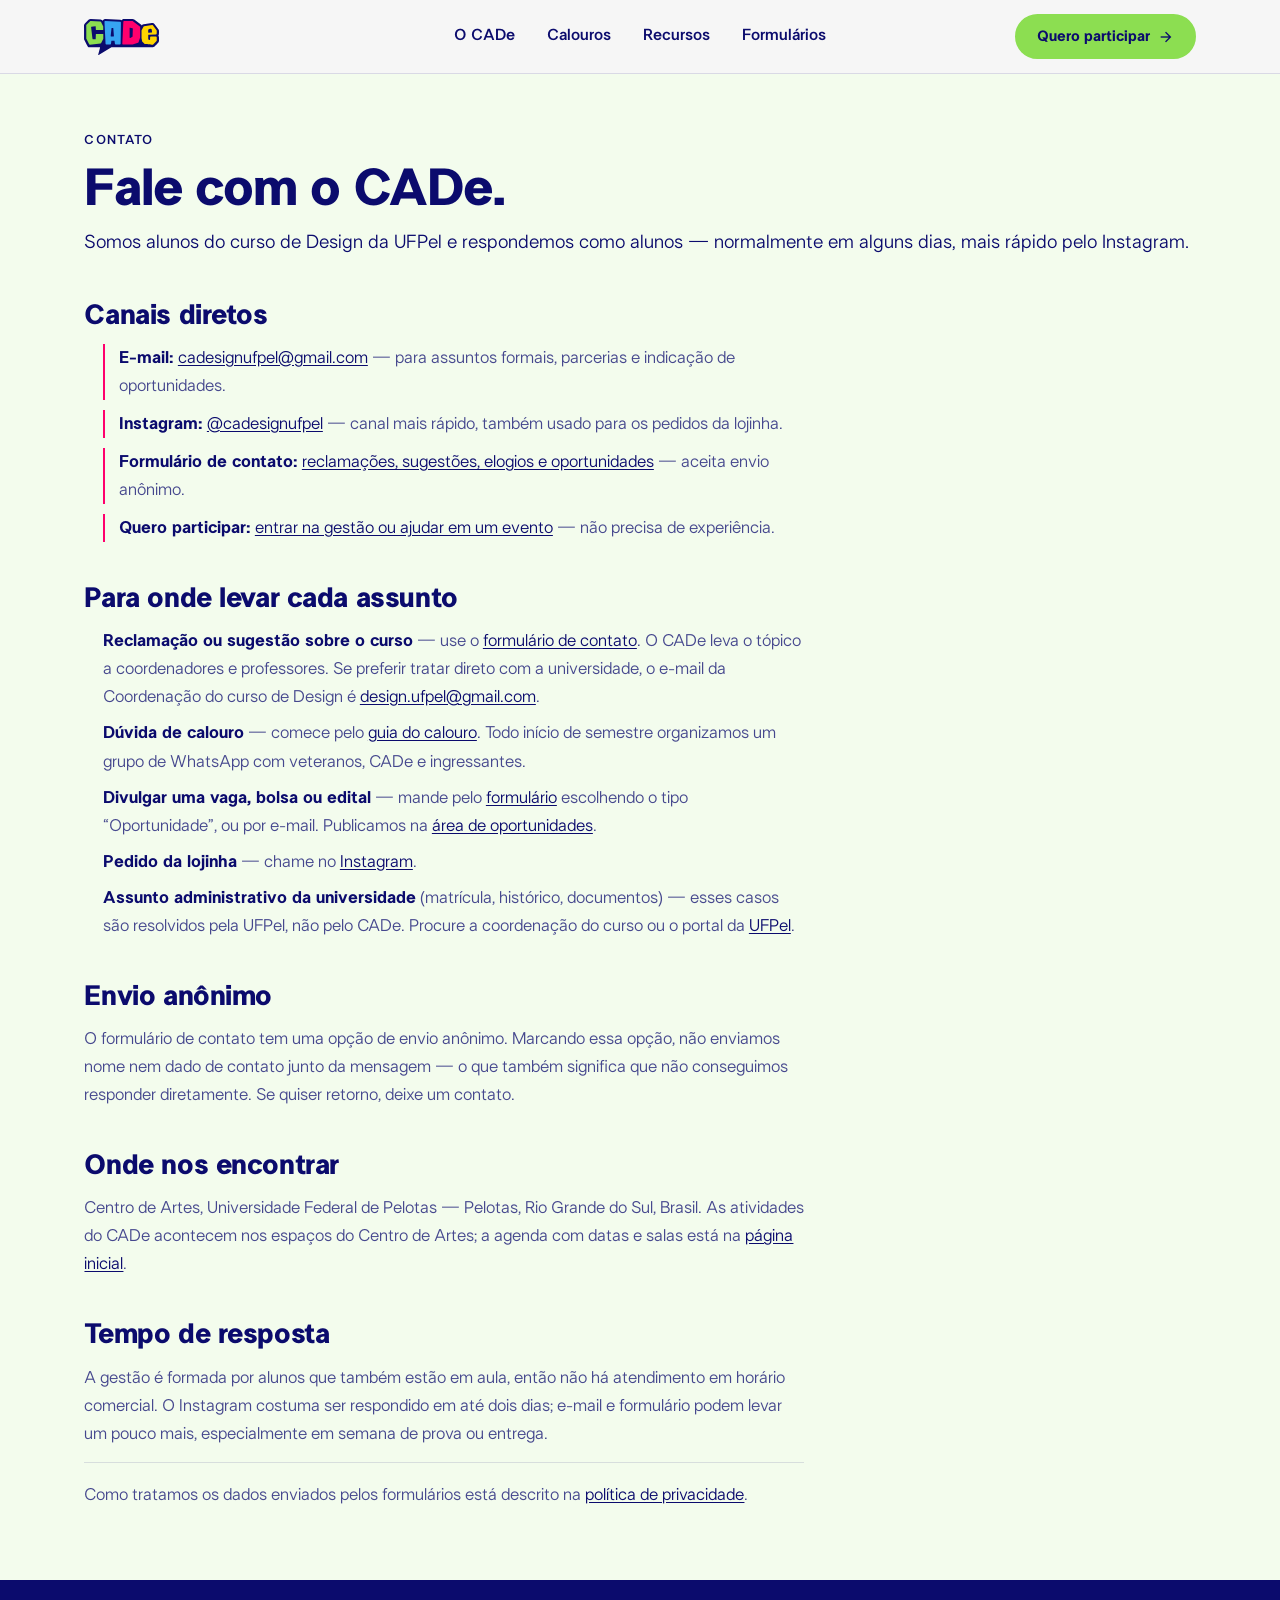
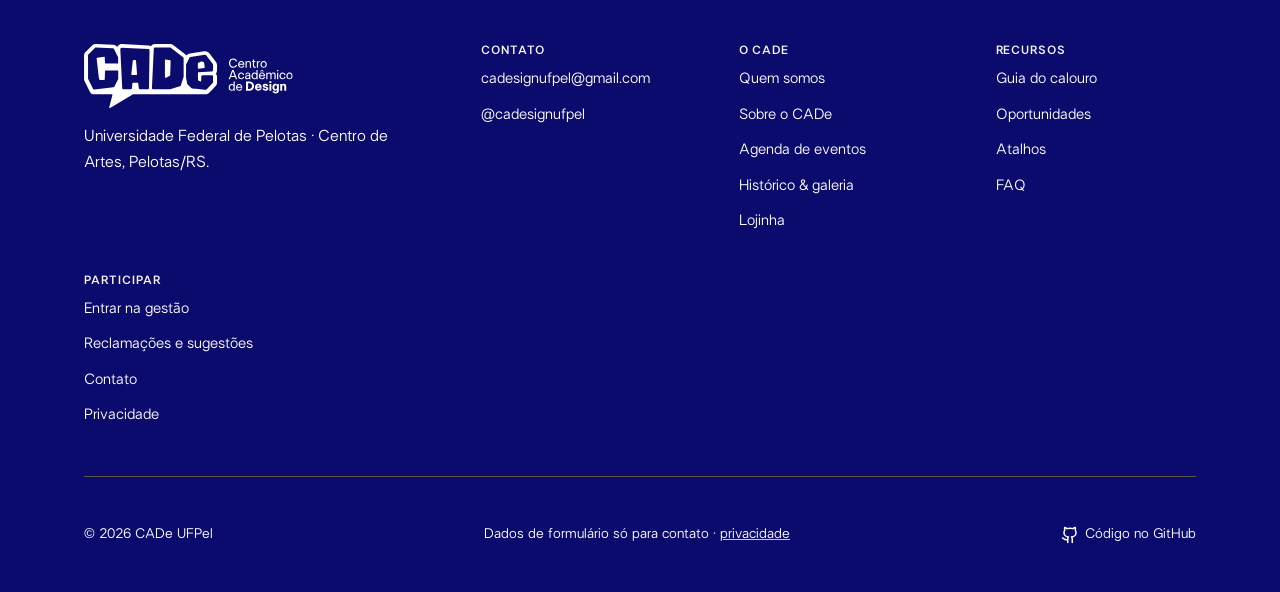
<file: paginas/contato.html>
<!DOCTYPE html>
<html lang="pt-BR">
<head>
<meta charset="utf-8">
<meta name="viewport" content="width=device-width, initial-scale=1, viewport-fit=cover">
<meta name="theme-color" content="#0b0b6d">
<title>Contato — CADe UFPel</title>
<meta name="description" content="Como falar com o Centro Acadêmico de Design da UFPel: e-mail, Instagram, formulários, endereço e para onde levar cada tipo de assunto.">
<link rel="canonical" href="https://cadeufpel.com/contato">
<link rel="alternate" type="text/markdown" href="https://cadeufpel.com/contato.md">
<link rel="help" type="text/plain" href="https://cadeufpel.com/llms.txt" title="Instruções para agentes — quando usar este site">
<meta property="og:type" content="website">
<meta property="og:url" content="https://cadeufpel.com/contato">
<meta property="og:site_name" content="CADe UFPel">
<meta property="og:title" content="Contato — CADe UFPel">
<meta property="og:description" content="Como falar com o Centro Acadêmico de Design da UFPel: e-mail, Instagram, formulários, endereço e para onde levar cada tipo de assunto.">
<meta property="og:image" content="https://cadeufpel.com/assets/og-image.png">
<meta property="og:locale" content="pt_BR">
<meta name="twitter:card" content="summary_large_image">
<meta name="twitter:title" content="Contato — CADe UFPel">
<meta name="twitter:description" content="Como falar com o Centro Acadêmico de Design da UFPel: e-mail, Instagram, formulários, endereço e para onde levar cada tipo de assunto.">
<meta name="twitter:image" content="https://cadeufpel.com/assets/og-image.png">
<link rel="preload" href="../assets/font/LTSuperior-Regular.c014d3ebf198.woff2" as="font" type="font/woff2" crossorigin>
<link rel="preload" href="../assets/font/LTSuperior-ExtraBold.d9f519a435a7.woff2" as="font" type="font/woff2" crossorigin>
<link rel="preload" href="../assets/font/material-symbols.b23762b70bc5.woff2" as="font" type="font/woff2" crossorigin>
<link rel="icon" href="../assets/favicon.svg" type="image/svg+xml">
<link rel="apple-touch-icon" href="../assets/apple-touch-icon.png">
<link rel="stylesheet" href="../css/base.css">
<link rel="stylesheet" href="../css/nav.css">
<link rel="stylesheet" href="../css/secoes.css">
<link rel="stylesheet" href="../css/icons.css">
<link rel="stylesheet" href="../css/responsivo.css">
<link rel="stylesheet" href="../css/institucional.css">
<script type="application/ld+json">
{
  "@context": "https://schema.org",
  "@type": "ContactPage",
  "url": "https://cadeufpel.com/contato",
  "inLanguage": "pt-BR",
  "name": "Contato — CADe UFPel",
  "mainEntity": {
    "@type": "Organization",
    "name": "Centro Acadêmico de Design da UFPel",
    "alternateName": ["CADe UFPel", "CADe Design UFPel"],
    "url": "https://cadeufpel.com/",
    "email": "cadesignufpel@gmail.com",
    "address": {
      "@type": "PostalAddress",
      "streetAddress": "Centro de Artes — Universidade Federal de Pelotas",
      "addressLocality": "Pelotas",
      "addressRegion": "RS",
      "addressCountry": "BR"
    },
    "contactPoint": [
      {
        "@type": "ContactPoint",
        "contactType": "geral",
        "email": "cadesignufpel@gmail.com",
        "availableLanguage": ["pt-BR"]
      },
      {
        "@type": "ContactPoint",
        "contactType": "coordenação do curso",
        "email": "design.ufpel@gmail.com",
        "availableLanguage": ["pt-BR"]
      }
    ],
    "sameAs": ["https://www.instagram.com/cadesignufpel", "https://github.com/diego-ruas/SiteCADe"]
  }
}
</script>
</head>
<body>

<!-- ===================== Nav ===================== -->
<header class="nav" data-od-id="nav">
  <div class="wrap nav-inner">
    <a class="nav-marca" href="/" aria-label="CADe UFPel — início" data-od-id="nav-marca">
      <img src="../assets/logo-cade.svg" alt="CADe UFPel" width="75" height="36">
    </a>

    <button class="btn btn--ghost nav-toggle" type="button" aria-expanded="false" aria-controls="nav-links" aria-label="Abrir menu" data-od-id="nav-toggle">
      <span class="m-icon nav-toggle-icone" aria-hidden="true">&#xe5d2;</span>
    </button>

    <nav class="nav-links" id="nav-links" aria-label="Seções do site" data-od-id="nav-links">
      <a class="nav-link" href="/#area-cade">O CADe</a>
      <a class="nav-link" href="/#area-calouros">Calouros</a>
      <a class="nav-link" href="/#area-dicas">Recursos</a>
      <a class="nav-link" href="/#area-formularios">Formulários</a>
      <a class="btn btn--primary nav-cta-painel" href="/#form-participar" data-od-id="nav-cta-painel">
        Quero participar
        <span class="m-icon m-icon--16" aria-hidden="true">&#xe5c8;</span>
      </a>
    </nav>

    <a class="btn btn--primary btn--sm nav-cta" href="/#form-participar" data-od-id="nav-cta">
      Quero participar
      <span class="m-icon m-icon--16" aria-hidden="true">&#xe5c8;</span>
    </a>
  </div>
</header>

<main id="topo">
<div class="area" id="area-contato" style="background:var(--bg-forms)" data-od-id="area-contato">
  <section class="sec wrap" data-od-id="contato-institucional">
    <div class="sec-head">
      <p class="eyebrow">CONTATO</p>
      <h1 class="h-sec">Fale com o CADe.</h1>
      <p class="lead">Somos alunos do curso de Design da UFPel e respondemos como alunos — normalmente em alguns dias, mais rápido pelo Instagram.</p>
    </div>

    <div class="inst-prosa" data-od-id="contato-prosa">
      <h2>Canais diretos</h2>
      <ul class="inst-canais">
        <li><span><b>E-mail:</b> <a href="mailto:cadesignufpel@gmail.com">cadesignufpel@gmail.com</a> — para assuntos formais, parcerias e indicação de oportunidades.</span></li>
        <li><span><b>Instagram:</b> <a href="https://www.instagram.com/cadesignufpel" target="_blank" rel="noopener">@cadesignufpel</a> — canal mais rápido, também usado para os pedidos da lojinha.</span></li>
        <li><span><b>Formulário de contato:</b> <a href="/#form-falar">reclamações, sugestões, elogios e oportunidades</a> — aceita envio anônimo.</span></li>
        <li><span><b>Quero participar:</b> <a href="/#form-participar">entrar na gestão ou ajudar em um evento</a> — não precisa de experiência.</span></li>
      </ul>

      <h2>Para onde levar cada assunto</h2>
      <ul>
        <li><b>Reclamação ou sugestão sobre o curso</b> — use o <a href="/#form-falar">formulário de contato</a>. O CADe leva o tópico a coordenadores e professores. Se preferir tratar direto com a universidade, o e-mail da Coordenação do curso de Design é <a href="mailto:design.ufpel@gmail.com">design.ufpel@gmail.com</a>.</li>
        <li><b>Dúvida de calouro</b> — comece pelo <a href="/#area-calouros">guia do calouro</a>. Todo início de semestre organizamos um grupo de WhatsApp com veteranos, CADe e ingressantes.</li>
        <li><b>Divulgar uma vaga, bolsa ou edital</b> — mande pelo <a href="/#form-falar">formulário</a> escolhendo o tipo &ldquo;Oportunidade&rdquo;, ou por e-mail. Publicamos na <a href="/#oportunidades">área de oportunidades</a>.</li>
        <li><b>Pedido da lojinha</b> — chame no <a href="https://www.instagram.com/cadesignufpel" target="_blank" rel="noopener">Instagram</a>.</li>
        <li><b>Assunto administrativo da universidade</b> (matrícula, histórico, documentos) — esses casos são resolvidos pela UFPel, não pelo CADe. Procure a coordenação do curso ou o portal da <a href="https://portal.ufpel.edu.br/" target="_blank" rel="noopener">UFPel</a>.</li>
      </ul>

      <h2>Envio anônimo</h2>
      <p>O formulário de contato tem uma opção de envio anônimo. Marcando essa opção, não enviamos nome nem dado de contato junto da mensagem — o que também significa que não conseguimos responder diretamente. Se quiser retorno, deixe um contato.</p>

      <h2>Onde nos encontrar</h2>
      <p>Centro de Artes, Universidade Federal de Pelotas — Pelotas, Rio Grande do Sul, Brasil. As atividades do CADe acontecem nos espaços do Centro de Artes; a agenda com datas e salas está na <a href="/#agenda">página inicial</a>.</p>

      <h2>Tempo de resposta</h2>
      <p>A gestão é formada por alunos que também estão em aula, então não há atendimento em horário comercial. O Instagram costuma ser respondido em até dois dias; e-mail e formulário podem levar um pouco mais, especialmente em semana de prova ou entrega.</p>

      <p class="inst-nota">Como tratamos os dados enviados pelos formulários está descrito na <a href="/privacidade">política de privacidade</a>.</p>
    </div>
  </section>
</div>
</main>

<!-- ===================== Footer ===================== -->
<footer class="footer sobre-navy" data-od-id="footer">
  <div class="wrap">
    <div class="footer-top">
      <div class="footer-marca">
        <img src="../assets/logo-footer.svg" alt="CADe UFPel" width="209" height="64">
        <p>Universidade Federal de Pelotas · Centro de Artes, Pelotas/RS.</p>
      </div>

      <div class="footer-col">
        <b>CONTATO</b>
        <a href="mailto:cadesignufpel@gmail.com">cadesignufpel@gmail.com</a>
        <a href="https://www.instagram.com/cadesignufpel">@cadesignufpel</a>
      </div>

      <nav class="footer-col" aria-label="O CADe">
        <b>O CADE</b>
        <a href="/#o-cade">Quem somos</a>
        <a href="/sobre">Sobre o CADe</a>
        <a href="/#agenda">Agenda de eventos</a>
        <a href="/galeria">Histórico &amp; galeria</a>
        <a href="/#lojinha">Lojinha</a>
      </nav>

      <nav class="footer-col" aria-label="Recursos">
        <b>RECURSOS</b>
        <a href="/#area-calouros">Guia do calouro</a>
        <a href="/#oportunidades">Oportunidades</a>
        <a href="/#links">Atalhos</a>
        <a href="/#faq">FAQ</a>
      </nav>

      <nav class="footer-col" aria-label="Participar">
        <b>PARTICIPAR</b>
        <a href="/#form-participar">Entrar na gestão</a>
        <a href="/#form-falar">Reclamações e sugestões</a>
        <a href="/contato">Contato</a>
        <a href="/privacidade">Privacidade</a>
      </nav>
    </div>

    <div class="footer-rule"></div>

    <div class="footer-bottom">
      <p>© 2026 CADe UFPel</p>
      <p>Dados de formulário só para contato · <a href="/privacidade">privacidade</a></p>
      <a class="footer-github" href="https://github.com/diego-ruas/SiteCADe" target="_blank" rel="noopener">
        <svg class="brand-icon" viewBox="0 0 24 24" width="18" height="18" fill="none" stroke="currentColor" stroke-width="2" stroke-linecap="round" stroke-linejoin="round" aria-hidden="true"><path d="M15 22v-4a4.8 4.8 0 0 0-1-3.5c3 0 6-2 6-5.5.08-1.25-.27-2.48-1-3.5.28-1.15.28-2.35 0-3.5 0 0-1 0-3 1.5-2.64-.5-5.36-.5-8 0C6 2 5 2 5 2c-.3 1.15-.3 2.35 0 3.5A5.403 5.403 0 0 0 4 9c0 3.5 3 5.5 6 5.5-.39.49-.68 1.05-.85 1.65-.17.6-.22 1.23-.15 1.85v4"/><path d="M9 18c-4.51 2-5-2-7-2"/></svg>
        Código no GitHub
      </a>
    </div>
  </div>
</footer>

<script>
/* ---------- Menu mobile ---------- */
(function(){
  var btn = document.querySelector('.nav-toggle');
  var links = document.getElementById('nav-links');
  var nav = document.querySelector('.nav');

  var icone = btn.querySelector('.nav-toggle-icone');
  var MENU = '\ue5d2', FECHAR = '\ue5cd';   /* codepoints do subset: menu e close */

  function pinta(aberto){
    links.dataset.aberto = String(aberto);
    btn.setAttribute('aria-expanded', String(aberto));
    btn.setAttribute('aria-label', aberto ? 'Fechar menu' : 'Abrir menu');
    icone.textContent = aberto ? FECHAR : MENU;
  }

  function fecha(devolveFoco){
    if (links.dataset.aberto !== 'true') return;
    pinta(false);
    if (devolveFoco) btn.focus();   /* o link clicado some junto com o menu: o foco volta pro botão */
  }

  btn.addEventListener('click', function(){
    pinta(links.dataset.aberto !== 'true');
  });

  /* na captura: o menu fecha antes do listener de âncora medir a posição do alvo */
  links.addEventListener('click', function(e){
    if (e.target.closest('a')) fecha(true);
  }, true);

  document.addEventListener('keydown', function(e){
    if (e.key === 'Escape' || e.key === 'Esc') {
      fecha(true);
    }
  });
  document.addEventListener('click', function(e){
    if (!nav.contains(e.target)) fecha(false);
  });

  /* voltou pro desktop: o botão some, o estado aberto não pode sobreviver */
  var desktop = window.matchMedia('(min-width:721px)');
  function saiDoMobile(e){ if (e.matches) fecha(false); }
  if (desktop.addEventListener) desktop.addEventListener('change', saiDoMobile);
  else desktop.addListener(saiDoMobile);
})();
</script>
</body>
</html>
</file>
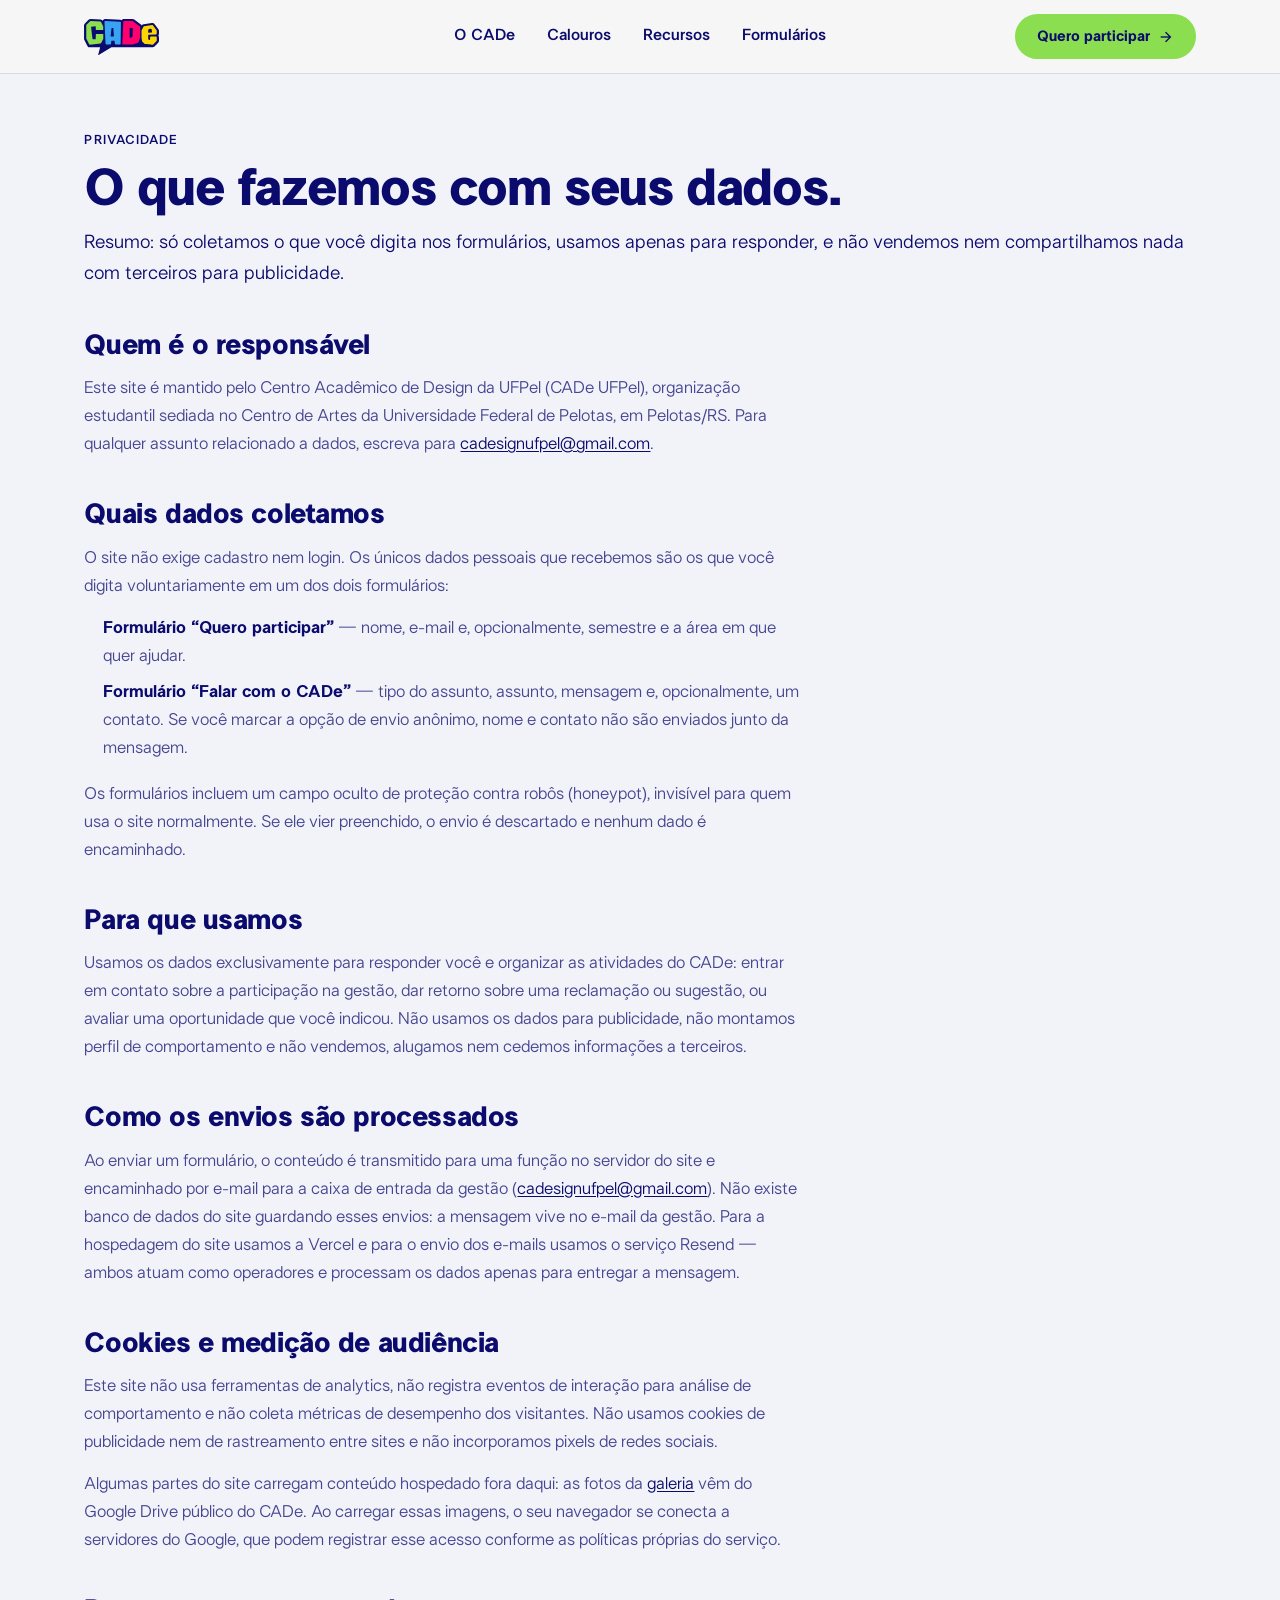
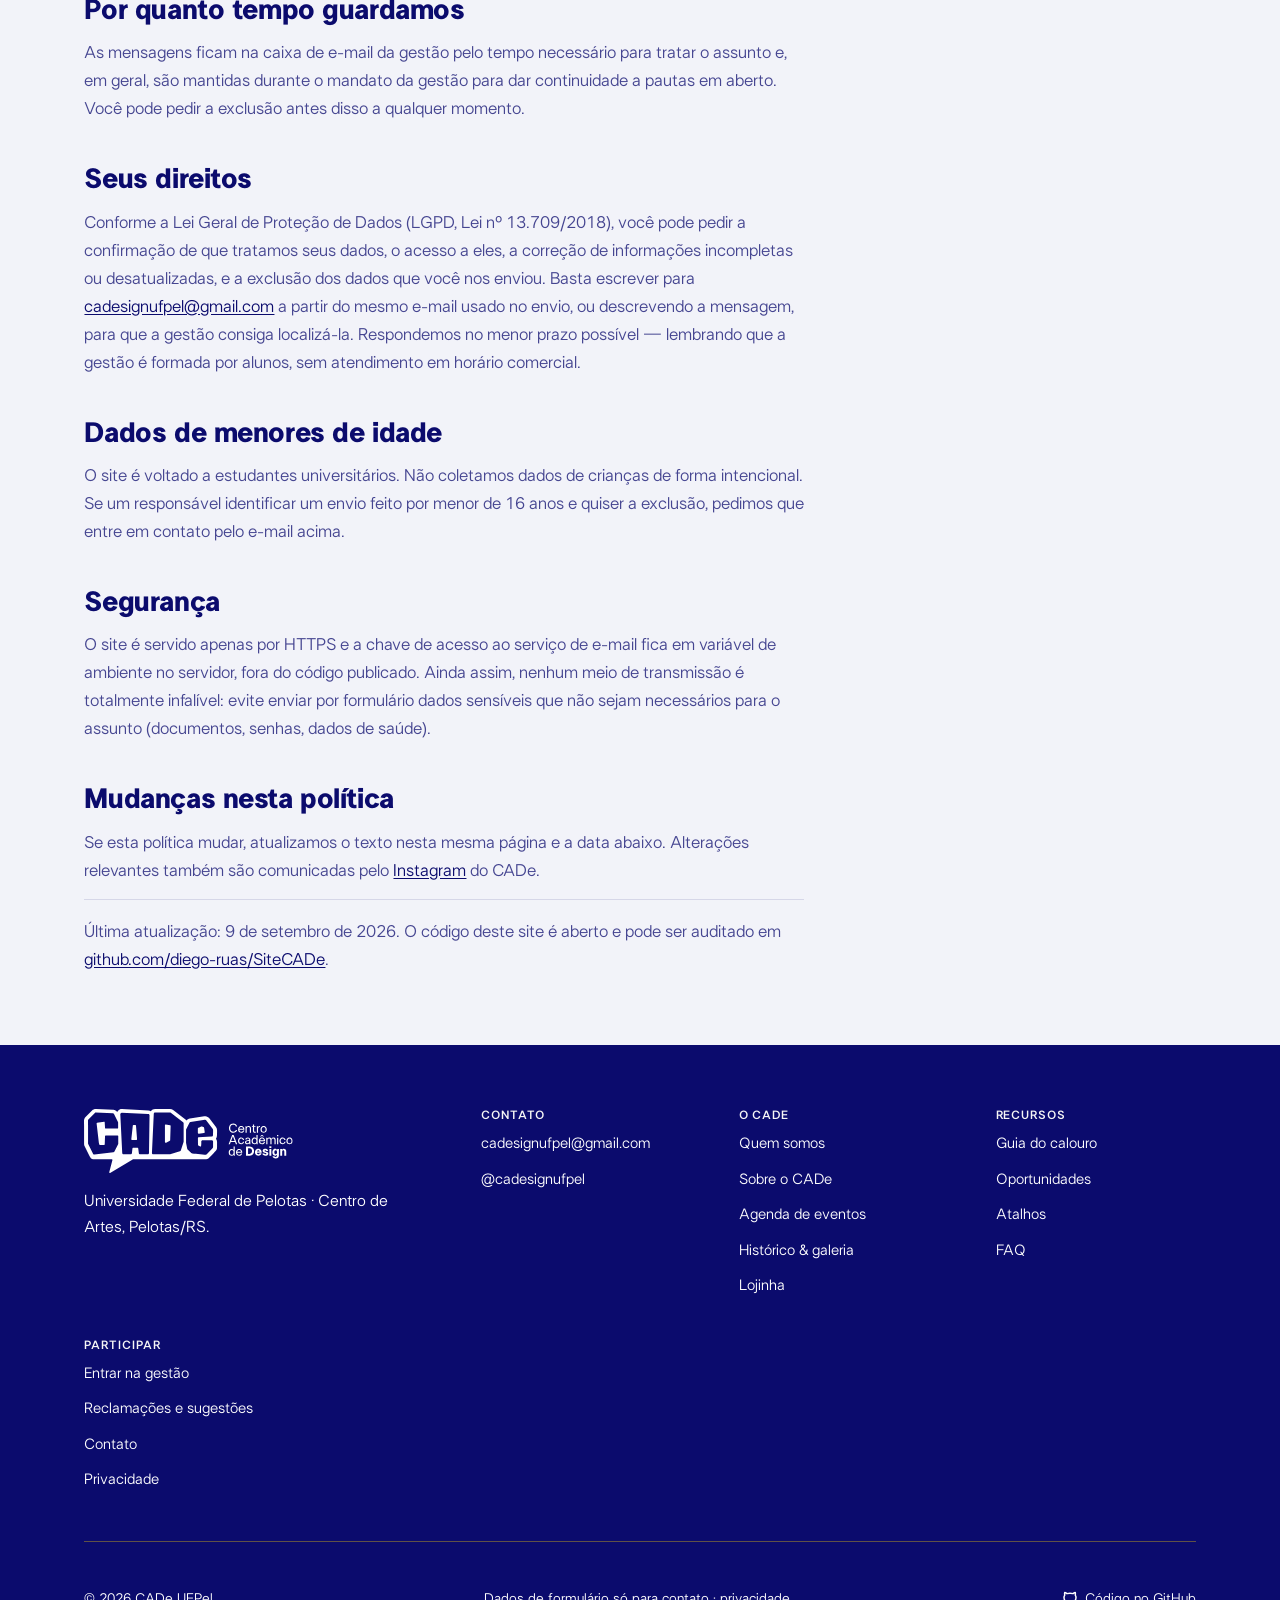
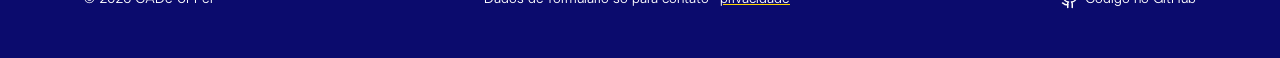
<file: paginas/privacidade.html>
<!DOCTYPE html>
<html lang="pt-BR">
<head>
<meta charset="utf-8">
<meta name="viewport" content="width=device-width, initial-scale=1, viewport-fit=cover">
<meta name="theme-color" content="#0b0b6d">
<title>Privacidade — CADe UFPel</title>
<meta name="description" content="Política de privacidade do site do CADe UFPel: quais dados os formulários coletam, para que são usados, quem tem acesso e como pedir exclusão.">
<link rel="canonical" href="https://cadeufpel.com/privacidade">
<link rel="alternate" type="text/markdown" href="https://cadeufpel.com/privacidade.md">
<link rel="help" type="text/plain" href="https://cadeufpel.com/llms.txt" title="Instruções para agentes — quando usar este site">
<meta property="og:type" content="website">
<meta property="og:url" content="https://cadeufpel.com/privacidade">
<meta property="og:site_name" content="CADe UFPel">
<meta property="og:title" content="Privacidade — CADe UFPel">
<meta property="og:description" content="Política de privacidade do site do CADe UFPel: quais dados os formulários coletam, para que são usados, quem tem acesso e como pedir exclusão.">
<meta property="og:image" content="https://cadeufpel.com/assets/og-image.png">
<meta property="og:locale" content="pt_BR">
<meta name="twitter:card" content="summary_large_image">
<meta name="twitter:title" content="Privacidade — CADe UFPel">
<meta name="twitter:description" content="Política de privacidade do site do CADe UFPel: quais dados os formulários coletam, para que são usados, quem tem acesso e como pedir exclusão.">
<meta name="twitter:image" content="https://cadeufpel.com/assets/og-image.png">
<link rel="preload" href="../assets/font/LTSuperior-Regular.c014d3ebf198.woff2" as="font" type="font/woff2" crossorigin>
<link rel="preload" href="../assets/font/LTSuperior-ExtraBold.d9f519a435a7.woff2" as="font" type="font/woff2" crossorigin>
<link rel="preload" href="../assets/font/material-symbols.b23762b70bc5.woff2" as="font" type="font/woff2" crossorigin>
<link rel="icon" href="../assets/favicon.svg" type="image/svg+xml">
<link rel="apple-touch-icon" href="../assets/apple-touch-icon.png">
<link rel="stylesheet" href="../css/base.css">
<link rel="stylesheet" href="../css/nav.css">
<link rel="stylesheet" href="../css/secoes.css">
<link rel="stylesheet" href="../css/icons.css">
<link rel="stylesheet" href="../css/responsivo.css">
<link rel="stylesheet" href="../css/institucional.css">
<script type="application/ld+json">
{
  "@context": "https://schema.org",
  "@type": "WebPage",
  "url": "https://cadeufpel.com/privacidade",
  "inLanguage": "pt-BR",
  "name": "Política de privacidade — CADe UFPel",
  "dateModified": "2026-09-03",
  "publisher": {
    "@type": "Organization",
    "name": "Centro Acadêmico de Design da UFPel",
    "alternateName": ["CADe UFPel", "CADe Design UFPel"],
    "url": "https://cadeufpel.com/",
    "email": "cadesignufpel@gmail.com",
    "address": {
      "@type": "PostalAddress",
      "streetAddress": "Centro de Artes — Universidade Federal de Pelotas",
      "addressLocality": "Pelotas",
      "addressRegion": "RS",
      "addressCountry": "BR"
    },
    "contactPoint": [{
      "@type": "ContactPoint",
      "contactType": "privacidade",
      "email": "cadesignufpel@gmail.com",
      "availableLanguage": ["pt-BR"]
    }]
  }
}
</script>
</head>
<body>

<!-- ===================== Nav ===================== -->
<header class="nav" data-od-id="nav">
  <div class="wrap nav-inner">
    <a class="nav-marca" href="/" aria-label="CADe UFPel — início" data-od-id="nav-marca">
      <img src="../assets/logo-cade.svg" alt="CADe UFPel" width="75" height="36">
    </a>

    <button class="btn btn--ghost nav-toggle" type="button" aria-expanded="false" aria-controls="nav-links" aria-label="Abrir menu" data-od-id="nav-toggle">
      <span class="m-icon nav-toggle-icone" aria-hidden="true">&#xe5d2;</span>
    </button>

    <nav class="nav-links" id="nav-links" aria-label="Seções do site" data-od-id="nav-links">
      <a class="nav-link" href="/#area-cade">O CADe</a>
      <a class="nav-link" href="/#area-calouros">Calouros</a>
      <a class="nav-link" href="/#area-dicas">Recursos</a>
      <a class="nav-link" href="/#area-formularios">Formulários</a>
      <a class="btn btn--primary nav-cta-painel" href="/#form-participar" data-od-id="nav-cta-painel">
        Quero participar
        <span class="m-icon m-icon--16" aria-hidden="true">&#xe5c8;</span>
      </a>
    </nav>

    <a class="btn btn--primary btn--sm nav-cta" href="/#form-participar" data-od-id="nav-cta">
      Quero participar
      <span class="m-icon m-icon--16" aria-hidden="true">&#xe5c8;</span>
    </a>
  </div>
</header>

<main id="topo">
<div class="area" id="area-privacidade" style="background:var(--bg-cade)" data-od-id="area-privacidade">
  <section class="sec wrap" data-od-id="privacidade-institucional">
    <div class="sec-head">
      <p class="eyebrow">PRIVACIDADE</p>
      <h1 class="h-sec">O que fazemos com seus dados.</h1>
      <p class="lead">Resumo: só coletamos o que você digita nos formulários, usamos apenas para responder, e não vendemos nem compartilhamos nada com terceiros para publicidade.</p>
    </div>

    <div class="inst-prosa" data-od-id="privacidade-prosa">
      <h2>Quem é o responsável</h2>
      <p>Este site é mantido pelo Centro Acadêmico de Design da UFPel (CADe UFPel), organização estudantil sediada no Centro de Artes da Universidade Federal de Pelotas, em Pelotas/RS. Para qualquer assunto relacionado a dados, escreva para <a href="mailto:cadesignufpel@gmail.com">cadesignufpel@gmail.com</a>.</p>

      <h2>Quais dados coletamos</h2>
      <p>O site não exige cadastro nem login. Os únicos dados pessoais que recebemos são os que você digita voluntariamente em um dos dois formulários:</p>
      <ul>
        <li><b>Formulário &ldquo;Quero participar&rdquo;</b> — nome, e-mail e, opcionalmente, semestre e a área em que quer ajudar.</li>
        <li><b>Formulário &ldquo;Falar com o CADe&rdquo;</b> — tipo do assunto, assunto, mensagem e, opcionalmente, um contato. Se você marcar a opção de envio anônimo, nome e contato não são enviados junto da mensagem.</li>
      </ul>
      <p>Os formulários incluem um campo oculto de proteção contra robôs (honeypot), invisível para quem usa o site normalmente. Se ele vier preenchido, o envio é descartado e nenhum dado é encaminhado.</p>

      <h2>Para que usamos</h2>
      <p>Usamos os dados exclusivamente para responder você e organizar as atividades do CADe: entrar em contato sobre a participação na gestão, dar retorno sobre uma reclamação ou sugestão, ou avaliar uma oportunidade que você indicou. Não usamos os dados para publicidade, não montamos perfil de comportamento e não vendemos, alugamos nem cedemos informações a terceiros.</p>

      <h2>Como os envios são processados</h2>
      <p>Ao enviar um formulário, o conteúdo é transmitido para uma função no servidor do site e encaminhado por e-mail para a caixa de entrada da gestão (<a href="mailto:cadesignufpel@gmail.com">cadesignufpel@gmail.com</a>). Não existe banco de dados do site guardando esses envios: a mensagem vive no e-mail da gestão. Para a hospedagem do site usamos a Vercel e para o envio dos e-mails usamos o serviço Resend — ambos atuam como operadores e processam os dados apenas para entregar a mensagem.</p>

      <h2>Cookies e medição de audiência</h2>
      <p>Este site não usa ferramentas de analytics, não registra eventos de interação para análise de comportamento e não coleta métricas de desempenho dos visitantes. Não usamos cookies de publicidade nem de rastreamento entre sites e não incorporamos pixels de redes sociais.</p>
      <p>Algumas partes do site carregam conteúdo hospedado fora daqui: as fotos da <a href="/galeria">galeria</a> vêm do Google Drive público do CADe. Ao carregar essas imagens, o seu navegador se conecta a servidores do Google, que podem registrar esse acesso conforme as políticas próprias do serviço.</p>

      <h2>Por quanto tempo guardamos</h2>
      <p>As mensagens ficam na caixa de e-mail da gestão pelo tempo necessário para tratar o assunto e, em geral, são mantidas durante o mandato da gestão para dar continuidade a pautas em aberto. Você pode pedir a exclusão antes disso a qualquer momento.</p>

      <h2>Seus direitos</h2>
      <p>Conforme a Lei Geral de Proteção de Dados (LGPD, Lei nº 13.709/2018), você pode pedir a confirmação de que tratamos seus dados, o acesso a eles, a correção de informações incompletas ou desatualizadas, e a exclusão dos dados que você nos enviou. Basta escrever para <a href="mailto:cadesignufpel@gmail.com">cadesignufpel@gmail.com</a> a partir do mesmo e-mail usado no envio, ou descrevendo a mensagem, para que a gestão consiga localizá-la. Respondemos no menor prazo possível — lembrando que a gestão é formada por alunos, sem atendimento em horário comercial.</p>

      <h2>Dados de menores de idade</h2>
      <p>O site é voltado a estudantes universitários. Não coletamos dados de crianças de forma intencional. Se um responsável identificar um envio feito por menor de 16 anos e quiser a exclusão, pedimos que entre em contato pelo e-mail acima.</p>

      <h2>Segurança</h2>
      <p>O site é servido apenas por HTTPS e a chave de acesso ao serviço de e-mail fica em variável de ambiente no servidor, fora do código publicado. Ainda assim, nenhum meio de transmissão é totalmente infalível: evite enviar por formulário dados sensíveis que não sejam necessários para o assunto (documentos, senhas, dados de saúde).</p>

      <h2>Mudanças nesta política</h2>
      <p>Se esta política mudar, atualizamos o texto nesta mesma página e a data abaixo. Alterações relevantes também são comunicadas pelo <a href="https://www.instagram.com/cadesignufpel" target="_blank" rel="noopener">Instagram</a> do CADe.</p>

      <p class="inst-nota">Última atualização: 9 de setembro de 2026. O código deste site é aberto e pode ser auditado em <a href="https://github.com/diego-ruas/SiteCADe" target="_blank" rel="noopener">github.com/diego-ruas/SiteCADe</a>.</p>
    </div>
  </section>
</div>
</main>

<!-- ===================== Footer ===================== -->
<footer class="footer sobre-navy" data-od-id="footer">
  <div class="wrap">
    <div class="footer-top">
      <div class="footer-marca">
        <img src="../assets/logo-footer.svg" alt="CADe UFPel" width="209" height="64">
        <p>Universidade Federal de Pelotas · Centro de Artes, Pelotas/RS.</p>
      </div>

      <div class="footer-col">
        <b>CONTATO</b>
        <a href="mailto:cadesignufpel@gmail.com">cadesignufpel@gmail.com</a>
        <a href="https://www.instagram.com/cadesignufpel">@cadesignufpel</a>
      </div>

      <nav class="footer-col" aria-label="O CADe">
        <b>O CADE</b>
        <a href="/#o-cade">Quem somos</a>
        <a href="/sobre">Sobre o CADe</a>
        <a href="/#agenda">Agenda de eventos</a>
        <a href="/galeria">Histórico &amp; galeria</a>
        <a href="/#lojinha">Lojinha</a>
      </nav>

      <nav class="footer-col" aria-label="Recursos">
        <b>RECURSOS</b>
        <a href="/#area-calouros">Guia do calouro</a>
        <a href="/#oportunidades">Oportunidades</a>
        <a href="/#links">Atalhos</a>
        <a href="/#faq">FAQ</a>
      </nav>

      <nav class="footer-col" aria-label="Participar">
        <b>PARTICIPAR</b>
        <a href="/#form-participar">Entrar na gestão</a>
        <a href="/#form-falar">Reclamações e sugestões</a>
        <a href="/contato">Contato</a>
        <a href="/privacidade">Privacidade</a>
      </nav>
    </div>

    <div class="footer-rule"></div>

    <div class="footer-bottom">
      <p>© 2026 CADe UFPel</p>
      <p>Dados de formulário só para contato · <a href="/privacidade">privacidade</a></p>
      <a class="footer-github" href="https://github.com/diego-ruas/SiteCADe" target="_blank" rel="noopener">
        <svg class="brand-icon" viewBox="0 0 24 24" width="18" height="18" fill="none" stroke="currentColor" stroke-width="2" stroke-linecap="round" stroke-linejoin="round" aria-hidden="true"><path d="M15 22v-4a4.8 4.8 0 0 0-1-3.5c3 0 6-2 6-5.5.08-1.25-.27-2.48-1-3.5.28-1.15.28-2.35 0-3.5 0 0-1 0-3 1.5-2.64-.5-5.36-.5-8 0C6 2 5 2 5 2c-.3 1.15-.3 2.35 0 3.5A5.403 5.403 0 0 0 4 9c0 3.5 3 5.5 6 5.5-.39.49-.68 1.05-.85 1.65-.17.6-.22 1.23-.15 1.85v4"/><path d="M9 18c-4.51 2-5-2-7-2"/></svg>
        Código no GitHub
      </a>
    </div>
  </div>
</footer>

<script>
/* ---------- Menu mobile ---------- */
(function(){
  var btn = document.querySelector('.nav-toggle');
  var links = document.getElementById('nav-links');
  var nav = document.querySelector('.nav');

  var icone = btn.querySelector('.nav-toggle-icone');
  var MENU = '\ue5d2', FECHAR = '\ue5cd';   /* codepoints do subset: menu e close */

  function pinta(aberto){
    links.dataset.aberto = String(aberto);
    btn.setAttribute('aria-expanded', String(aberto));
    btn.setAttribute('aria-label', aberto ? 'Fechar menu' : 'Abrir menu');
    icone.textContent = aberto ? FECHAR : MENU;
  }

  function fecha(devolveFoco){
    if (links.dataset.aberto !== 'true') return;
    pinta(false);
    if (devolveFoco) btn.focus();   /* o link clicado some junto com o menu: o foco volta pro botão */
  }

  btn.addEventListener('click', function(){
    pinta(links.dataset.aberto !== 'true');
  });

  /* na captura: o menu fecha antes do listener de âncora medir a posição do alvo */
  links.addEventListener('click', function(e){
    if (e.target.closest('a')) fecha(true);
  }, true);

  document.addEventListener('keydown', function(e){
    if (e.key === 'Escape' || e.key === 'Esc') {
      fecha(true);
    }
  });
  document.addEventListener('click', function(e){
    if (!nav.contains(e.target)) fecha(false);
  });

  /* voltou pro desktop: o botão some, o estado aberto não pode sobreviver */
  var desktop = window.matchMedia('(min-width:721px)');
  function saiDoMobile(e){ if (e.matches) fecha(false); }
  if (desktop.addEventListener) desktop.addEventListener('change', saiDoMobile);
  else desktop.addListener(saiDoMobile);
})();
</script>
</body>
</html>
</file>
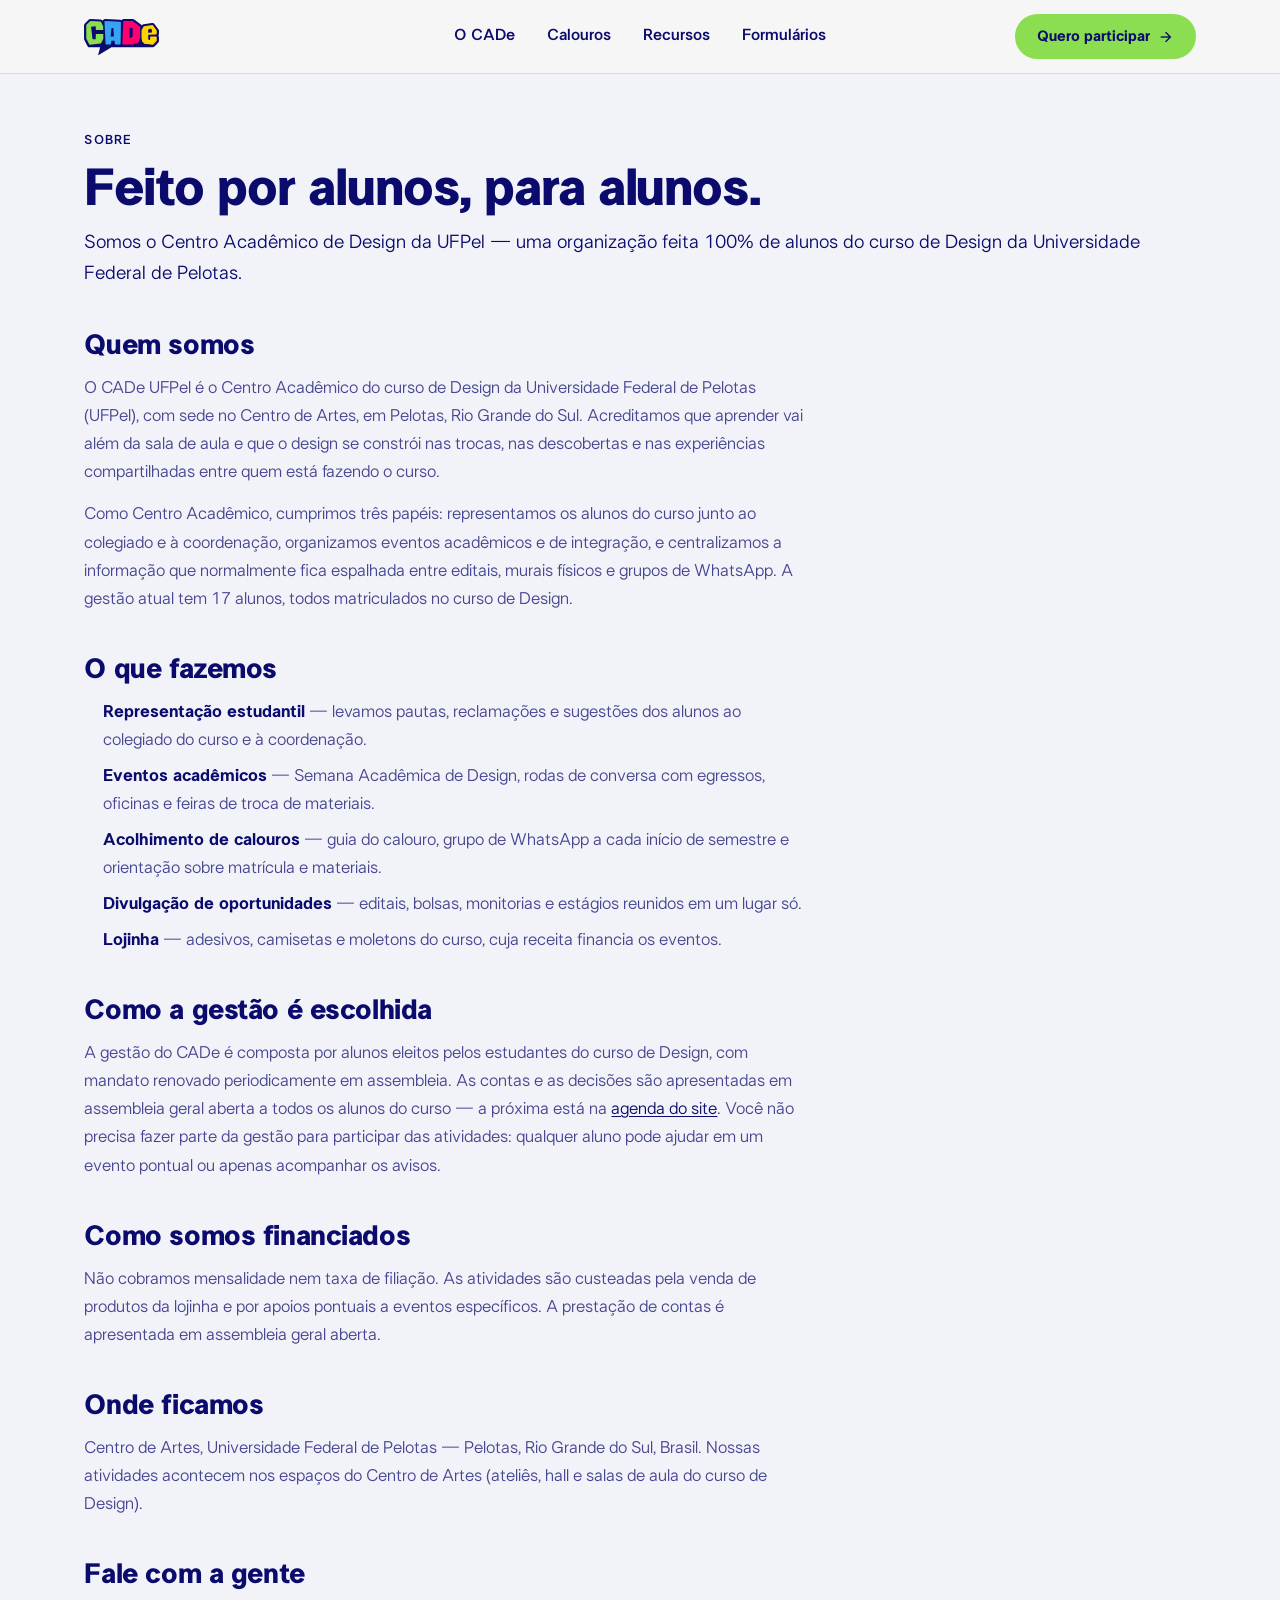
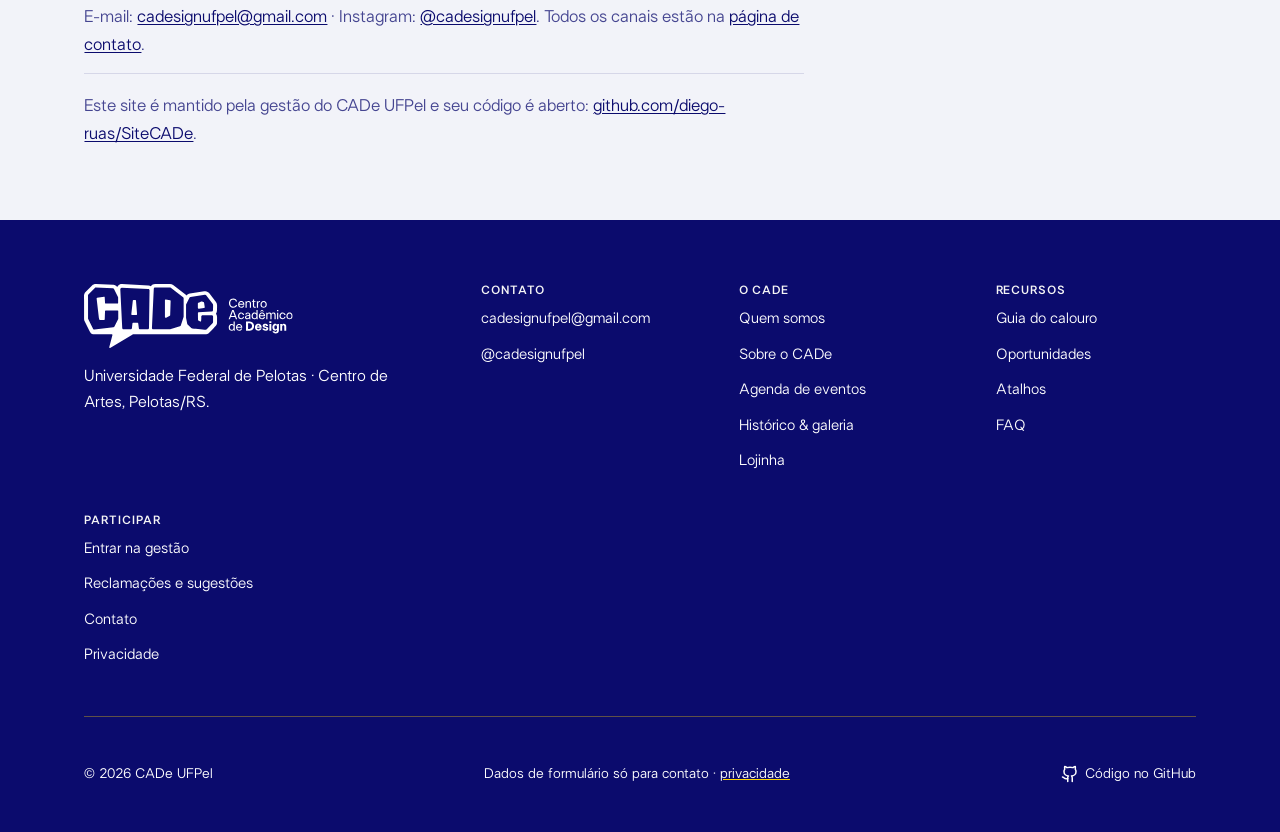
<file: paginas/sobre.html>
<!DOCTYPE html>
<html lang="pt-BR">
<head>
<meta charset="utf-8">
<meta name="viewport" content="width=device-width, initial-scale=1, viewport-fit=cover">
<meta name="theme-color" content="#0b0b6d">
<title>Sobre o CADe — CADe UFPel</title>
<meta name="description" content="Quem é o Centro Acadêmico de Design da UFPel: o que fazemos, como a gestão é eleita, onde ficamos e como somos financiados.">
<link rel="canonical" href="https://cadeufpel.com/sobre">
<link rel="alternate" type="text/markdown" href="https://cadeufpel.com/sobre.md">
<link rel="help" type="text/plain" href="https://cadeufpel.com/llms.txt" title="Instruções para agentes — quando usar este site">
<meta property="og:type" content="website">
<meta property="og:url" content="https://cadeufpel.com/sobre">
<meta property="og:site_name" content="CADe UFPel">
<meta property="og:title" content="Sobre o CADe — CADe UFPel">
<meta property="og:description" content="Quem é o Centro Acadêmico de Design da UFPel: o que fazemos, como a gestão é eleita, onde ficamos e como somos financiados.">
<meta property="og:image" content="https://cadeufpel.com/assets/og-image.png">
<meta property="og:locale" content="pt_BR">
<meta name="twitter:card" content="summary_large_image">
<meta name="twitter:title" content="Sobre o CADe — CADe UFPel">
<meta name="twitter:description" content="Quem é o Centro Acadêmico de Design da UFPel: o que fazemos, como a gestão é eleita, onde ficamos e como somos financiados.">
<meta name="twitter:image" content="https://cadeufpel.com/assets/og-image.png">
<link rel="preload" href="../assets/font/LTSuperior-Regular.c014d3ebf198.woff2" as="font" type="font/woff2" crossorigin>
<link rel="preload" href="../assets/font/LTSuperior-ExtraBold.d9f519a435a7.woff2" as="font" type="font/woff2" crossorigin>
<link rel="preload" href="../assets/font/material-symbols.b23762b70bc5.woff2" as="font" type="font/woff2" crossorigin>
<link rel="icon" href="../assets/favicon.svg" type="image/svg+xml">
<link rel="apple-touch-icon" href="../assets/apple-touch-icon.png">
<link rel="stylesheet" href="../css/base.css">
<link rel="stylesheet" href="../css/nav.css">
<link rel="stylesheet" href="../css/secoes.css">
<link rel="stylesheet" href="../css/icons.css">
<link rel="stylesheet" href="../css/responsivo.css">
<link rel="stylesheet" href="../css/institucional.css">
<script type="application/ld+json">
{
  "@context": "https://schema.org",
  "@type": "AboutPage",
  "url": "https://cadeufpel.com/sobre",
  "inLanguage": "pt-BR",
  "name": "Sobre o CADe UFPel",
  "mainEntity": {
    "@type": "Organization",
    "name": "Centro Acadêmico de Design da UFPel",
    "alternateName": ["CADe UFPel", "CADe Design UFPel", "Centro Acadêmico de Design UFPel"],
    "url": "https://cadeufpel.com/",
    "logo": "https://cadeufpel.com/assets/logo-cade.svg",
    "email": "cadesignufpel@gmail.com",
    "foundingLocation": { "@type": "Place", "name": "Pelotas, Rio Grande do Sul, Brasil" },
    "address": {
      "@type": "PostalAddress",
      "streetAddress": "Centro de Artes — Universidade Federal de Pelotas",
      "addressLocality": "Pelotas",
      "addressRegion": "RS",
      "addressCountry": "BR"
    },
    "contactPoint": [{
      "@type": "ContactPoint",
      "contactType": "geral",
      "email": "cadesignufpel@gmail.com",
      "availableLanguage": ["pt-BR"]
    }],
    "parentOrganization": {
      "@type": "CollegeOrUniversity",
      "name": "Universidade Federal de Pelotas",
      "alternateName": "UFPel",
      "url": "https://portal.ufpel.edu.br/"
    },
    "sameAs": ["https://www.instagram.com/cadesignufpel", "https://github.com/diego-ruas/SiteCADe"]
  }
}
</script>
</head>
<body>

<!-- ===================== Nav ===================== -->
<header class="nav" data-od-id="nav">
  <div class="wrap nav-inner">
    <a class="nav-marca" href="/" aria-label="CADe UFPel — início" data-od-id="nav-marca">
      <img src="../assets/logo-cade.svg" alt="CADe UFPel" width="75" height="36">
    </a>

    <button class="btn btn--ghost nav-toggle" type="button" aria-expanded="false" aria-controls="nav-links" aria-label="Abrir menu" data-od-id="nav-toggle">
      <span class="m-icon nav-toggle-icone" aria-hidden="true">&#xe5d2;</span>
    </button>

    <nav class="nav-links" id="nav-links" aria-label="Seções do site" data-od-id="nav-links">
      <a class="nav-link" href="/#area-cade">O CADe</a>
      <a class="nav-link" href="/#area-calouros">Calouros</a>
      <a class="nav-link" href="/#area-dicas">Recursos</a>
      <a class="nav-link" href="/#area-formularios">Formulários</a>
      <a class="btn btn--primary nav-cta-painel" href="/#form-participar" data-od-id="nav-cta-painel">
        Quero participar
        <span class="m-icon m-icon--16" aria-hidden="true">&#xe5c8;</span>
      </a>
    </nav>

    <a class="btn btn--primary btn--sm nav-cta" href="/#form-participar" data-od-id="nav-cta">
      Quero participar
      <span class="m-icon m-icon--16" aria-hidden="true">&#xe5c8;</span>
    </a>
  </div>
</header>

<main id="topo">
<div class="area" id="area-sobre" style="background:var(--bg-cade)" data-od-id="area-sobre">
  <section class="sec wrap" data-od-id="sobre-institucional">
    <div class="sec-head">
      <p class="eyebrow">SOBRE</p>
      <h1 class="h-sec">Feito por alunos, para alunos.</h1>
      <p class="lead">Somos o Centro Acadêmico de Design da UFPel — uma organização feita 100% de alunos do curso de Design da Universidade Federal de Pelotas.</p>
    </div>

    <div class="inst-prosa" data-od-id="sobre-prosa">
      <h2>Quem somos</h2>
      <p>O CADe UFPel é o Centro Acadêmico do curso de Design da Universidade Federal de Pelotas (UFPel), com sede no Centro de Artes, em Pelotas, Rio Grande do Sul. Acreditamos que aprender vai além da sala de aula e que o design se constrói nas trocas, nas descobertas e nas experiências compartilhadas entre quem está fazendo o curso.</p>
      <p>Como Centro Acadêmico, cumprimos três papéis: representamos os alunos do curso junto ao colegiado e à coordenação, organizamos eventos acadêmicos e de integração, e centralizamos a informação que normalmente fica espalhada entre editais, murais físicos e grupos de WhatsApp. A gestão atual tem 17 alunos, todos matriculados no curso de Design.</p>

      <h2>O que fazemos</h2>
      <ul>
        <li><b>Representação estudantil</b> — levamos pautas, reclamações e sugestões dos alunos ao colegiado do curso e à coordenação.</li>
        <li><b>Eventos acadêmicos</b> — Semana Acadêmica de Design, rodas de conversa com egressos, oficinas e feiras de troca de materiais.</li>
        <li><b>Acolhimento de calouros</b> — guia do calouro, grupo de WhatsApp a cada início de semestre e orientação sobre matrícula e materiais.</li>
        <li><b>Divulgação de oportunidades</b> — editais, bolsas, monitorias e estágios reunidos em um lugar só.</li>
        <li><b>Lojinha</b> — adesivos, camisetas e moletons do curso, cuja receita financia os eventos.</li>
      </ul>

      <h2>Como a gestão é escolhida</h2>
      <p>A gestão do CADe é composta por alunos eleitos pelos estudantes do curso de Design, com mandato renovado periodicamente em assembleia. As contas e as decisões são apresentadas em assembleia geral aberta a todos os alunos do curso — a próxima está na <a href="/#agenda">agenda do site</a>. Você não precisa fazer parte da gestão para participar das atividades: qualquer aluno pode ajudar em um evento pontual ou apenas acompanhar os avisos.</p>

      <h2>Como somos financiados</h2>
      <p>Não cobramos mensalidade nem taxa de filiação. As atividades são custeadas pela venda de produtos da lojinha e por apoios pontuais a eventos específicos. A prestação de contas é apresentada em assembleia geral aberta.</p>

      <h2>Onde ficamos</h2>
      <p>Centro de Artes, Universidade Federal de Pelotas — Pelotas, Rio Grande do Sul, Brasil. Nossas atividades acontecem nos espaços do Centro de Artes (ateliês, hall e salas de aula do curso de Design).</p>

      <h2>Fale com a gente</h2>
      <p>E-mail: <a href="mailto:cadesignufpel@gmail.com">cadesignufpel@gmail.com</a> · Instagram: <a href="https://www.instagram.com/cadesignufpel" target="_blank" rel="noopener">@cadesignufpel</a>. Todos os canais estão na <a href="/contato">página de contato</a>.</p>

      <p class="inst-nota">Este site é mantido pela gestão do CADe UFPel e seu código é aberto: <a href="https://github.com/diego-ruas/SiteCADe" target="_blank" rel="noopener">github.com/diego-ruas/SiteCADe</a>.</p>
    </div>
  </section>
</div>
</main>

<!-- ===================== Footer ===================== -->
<footer class="footer sobre-navy" data-od-id="footer">
  <div class="wrap">
    <div class="footer-top">
      <div class="footer-marca">
        <img src="../assets/logo-footer.svg" alt="CADe UFPel" width="209" height="64">
        <p>Universidade Federal de Pelotas · Centro de Artes, Pelotas/RS.</p>
      </div>

      <div class="footer-col">
        <b>CONTATO</b>
        <a href="mailto:cadesignufpel@gmail.com">cadesignufpel@gmail.com</a>
        <a href="https://www.instagram.com/cadesignufpel">@cadesignufpel</a>
      </div>

      <nav class="footer-col" aria-label="O CADe">
        <b>O CADE</b>
        <a href="/#o-cade">Quem somos</a>
        <a href="/sobre">Sobre o CADe</a>
        <a href="/#agenda">Agenda de eventos</a>
        <a href="/galeria">Histórico &amp; galeria</a>
        <a href="/#lojinha">Lojinha</a>
      </nav>

      <nav class="footer-col" aria-label="Recursos">
        <b>RECURSOS</b>
        <a href="/#area-calouros">Guia do calouro</a>
        <a href="/#oportunidades">Oportunidades</a>
        <a href="/#links">Atalhos</a>
        <a href="/#faq">FAQ</a>
      </nav>

      <nav class="footer-col" aria-label="Participar">
        <b>PARTICIPAR</b>
        <a href="/#form-participar">Entrar na gestão</a>
        <a href="/#form-falar">Reclamações e sugestões</a>
        <a href="/contato">Contato</a>
        <a href="/privacidade">Privacidade</a>
      </nav>
    </div>

    <div class="footer-rule"></div>

    <div class="footer-bottom">
      <p>© 2026 CADe UFPel</p>
      <p>Dados de formulário só para contato · <a href="/privacidade">privacidade</a></p>
      <a class="footer-github" href="https://github.com/diego-ruas/SiteCADe" target="_blank" rel="noopener">
        <svg class="brand-icon" viewBox="0 0 24 24" width="18" height="18" fill="none" stroke="currentColor" stroke-width="2" stroke-linecap="round" stroke-linejoin="round" aria-hidden="true"><path d="M15 22v-4a4.8 4.8 0 0 0-1-3.5c3 0 6-2 6-5.5.08-1.25-.27-2.48-1-3.5.28-1.15.28-2.35 0-3.5 0 0-1 0-3 1.5-2.64-.5-5.36-.5-8 0C6 2 5 2 5 2c-.3 1.15-.3 2.35 0 3.5A5.403 5.403 0 0 0 4 9c0 3.5 3 5.5 6 5.5-.39.49-.68 1.05-.85 1.65-.17.6-.22 1.23-.15 1.85v4"/><path d="M9 18c-4.51 2-5-2-7-2"/></svg>
        Código no GitHub
      </a>
    </div>
  </div>
</footer>

<script>
/* ---------- Menu mobile ---------- */
(function(){
  var btn = document.querySelector('.nav-toggle');
  var links = document.getElementById('nav-links');
  var nav = document.querySelector('.nav');

  var icone = btn.querySelector('.nav-toggle-icone');
  var MENU = '\ue5d2', FECHAR = '\ue5cd';   /* codepoints do subset: menu e close */

  function pinta(aberto){
    links.dataset.aberto = String(aberto);
    btn.setAttribute('aria-expanded', String(aberto));
    btn.setAttribute('aria-label', aberto ? 'Fechar menu' : 'Abrir menu');
    icone.textContent = aberto ? FECHAR : MENU;
  }

  function fecha(devolveFoco){
    if (links.dataset.aberto !== 'true') return;
    pinta(false);
    if (devolveFoco) btn.focus();   /* o link clicado some junto com o menu: o foco volta pro botão */
  }

  btn.addEventListener('click', function(){
    pinta(links.dataset.aberto !== 'true');
  });

  /* na captura: o menu fecha antes do listener de âncora medir a posição do alvo */
  links.addEventListener('click', function(e){
    if (e.target.closest('a')) fecha(true);
  }, true);

  document.addEventListener('keydown', function(e){
    if (e.key === 'Escape' || e.key === 'Esc') {
      fecha(true);
    }
  });
  document.addEventListener('click', function(e){
    if (!nav.contains(e.target)) fecha(false);
  });

  /* voltou pro desktop: o botão some, o estado aberto não pode sobreviver */
  var desktop = window.matchMedia('(min-width:721px)');
  function saiDoMobile(e){ if (e.matches) fecha(false); }
  if (desktop.addEventListener) desktop.addEventListener('change', saiDoMobile);
  else desktop.addListener(saiDoMobile);
})();
</script>
</body>
</html>
</file>
<file: css/base.css>
/* ============================================================
   Tipografia — LT Superior (self-hosted, assets/font/)
   ============================================================ */
@font-face{
  font-family:'LTSuperior';font-weight:400;font-style:normal;font-display:swap;
  src:url('../assets/font/LTSuperior-Regular.c014d3ebf198.woff2') format('woff2');
}
@font-face{
  font-family:'LTSuperior';font-weight:500;font-style:normal;font-display:swap;
  src:url('../assets/font/LTSuperior-Medium.4f044a6b1d50.woff2') format('woff2');
}
@font-face{
  font-family:'LTSuperior';font-weight:600;font-style:normal;font-display:swap;
  src:url('../assets/font/LTSuperior-SemiBold.e43397e5d18b.woff2') format('woff2');
}
@font-face{
  font-family:'LTSuperior';font-weight:700;font-style:normal;font-display:swap;
  src:url('../assets/font/LTSuperior-Bold.b6563c8baae3.woff2') format('woff2');
}
@font-face{
  font-family:'LTSuperior';font-weight:800;font-style:normal;font-display:swap;
  src:url('../assets/font/LTSuperior-ExtraBold.d9f519a435a7.woff2') format('woff2');
}

/* ============================================================
   Design system — CADe UFPel (migrado do Figma)
   ============================================================ */
:root{
  /* Cores da marca */
  --navy:#0b0b6d;          /* texto/sobre-claro + primária */
  --branco:#f6f6f6;        /* superfície */
  --ciano:#00dbee;
  --verde:#8cde51;
  --amarelo:#ffd500;
  --azul:#36a4f2;
  --rosa:#ff006d;
  --vermelho:#f6042e;
  --preto:#111111;

  /* Fundos de área */
  --bg-cade:#f2f3f9;
  --bg-calouros:#e9fcfe;
  --bg-dicas:#fffbe8;
  --bg-forms:#f3fced;

  /* Derivados */
  --linha:rgba(11,11,109,.12);
  --navy-75:rgba(11,11,109,.75);
  --navy-70:rgba(11,11,109,.7);
  --navy-55:rgba(11,11,109,.55);
  --navy-50:rgba(11,11,109,.5);
  --navy-35:rgba(11,11,109,.35);
  --navy-10:#e8e8f5;
  --verde-hover:#79cf3c;
  --navy-hover:#16168f;

  /* Ritmo */
  --gut:clamp(20px,6.6vw,96px);
  --sec-y:clamp(32px,4.5vw,64px);
  --r-card:20px;
  --r-painel:18px;
  --r-pill:100px;
}

*,*::before,*::after{box-sizing:border-box}
/* scroll-padding: foco por Tab e âncoras nunca param embaixo da nav sticky (74px + folga) */
html{scroll-behavior:smooth;-webkit-text-size-adjust:100%;scroll-padding-top:88px}
body{
  margin:0;
  font-family:'LTSuperior',system-ui,sans-serif;
  font-variation-settings:"wdth" 100;
  color:var(--navy);
  background:var(--bg-cade);
  overflow-x:clip; /* clip, não hidden: hidden cria contexto de rolagem e mata o position:sticky da nav */
}
img{display:block;max-width:100%}
button{font:inherit;color:inherit}
h1,h2,h3,p{margin:0}
ul{margin:0;padding:0;list-style:none}

:where(a,button,summary,input,select,textarea,[tabindex]):focus-visible{
  outline:3px solid var(--navy);
  outline-offset:2px;
  border-radius:6px;
}
.sobre-navy :where(a,button):focus-visible{outline-color:var(--ciano)}

/* ---------- Tipografia ---------- */
.eyebrow{font-size:13px;font-weight:600;line-height:1.4;letter-spacing:1.04px}
/* Escala de títulos — três níveis, um só lugar.
   h1 do hero é o único acima disso (hero.css). */
.h-sec{font-size:clamp(32px,4.6vw,52px);font-weight:800;line-height:1.05;letter-spacing:-.02em}
.h-sub,.form h3,.modal-titulo,.galeria-cat h3,.inst-prosa h2{
  font-size:clamp(22px,2.4vw,28px);font-weight:800;line-height:1.15;letter-spacing:-.015em;
}
.h-min,.inst-prosa h3{font-size:clamp(17px,1.7vw,20px);font-weight:700;line-height:1.3;letter-spacing:-.01em}
.lead{font-size:clamp(16px,1.6vw,19px);font-weight:400;line-height:1.6}

/* ---------- Estrutura ---------- */
/* âncoras não podem parar embaixo da nav fixa */
.area,section[id],[id^="form-"]{scroll-margin-top:88px}

.area{position:relative}
.faixa{height:8px;width:100%}
.wrap{max-width:1440px;margin-inline:auto;padding-inline:var(--gut)}
.sec{padding-block:var(--sec-y);position:relative}
.sec-head{display:flex;flex-direction:column;gap:12px}

/* mascotes decorativos no canto superior direito da seção */
.mascote-canto{position:absolute;top:clamp(16px,4vw,48px);right:var(--gut);width:clamp(104px,13vw,176px);height:auto;pointer-events:none}

/* ---------- Botões ---------- */
.btn{
  display:inline-flex;align-items:center;justify-content:center;gap:8px;
  padding:20px 32px;border-radius:var(--r-pill);border:2px solid transparent;
  font-size:16px;font-weight:700;line-height:1.4;text-decoration:none;
  cursor:pointer;min-height:44px;
  transition:background-color .18s ease,border-color .18s ease,transform .18s ease;
}
.btn svg{width:20px;height:20px;flex:none}
.btn--primary{background:var(--verde);border-color:var(--verde);color:var(--navy)}
.btn--navy{background:var(--navy);border-color:var(--navy);color:var(--branco)}
.btn--ghost{background:var(--branco);border-color:var(--navy);color:var(--navy)}
.btn--bloco{width:100%}
.btn--sm{padding:10px 20px;font-size:15px}
.btn--sm svg,.btn--sm .m-icon{width:16px;height:16px;font-size:16px}

@media (hover:hover){
  .btn--primary:hover{background:var(--verde-hover);border-color:var(--verde-hover)}
  .btn--navy:hover{background:var(--navy-hover);border-color:var(--navy-hover)}
  .btn--ghost:hover{background:var(--navy-10)}
}
</file>
<file: css/nav.css>
/* ============================================================
   01 Nav
   ============================================================ */
.nav{
  position:sticky;top:0;z-index:50;background:var(--branco);
  border-bottom:1px solid var(--linha);
}
.nav-inner{display:grid;grid-template-columns:1fr auto 1fr;align-items:center;column-gap:24px;padding-block:14px}
.nav-marca{justify-self:start}
.nav-marca img{height:36px;width:auto;min-width:75px}   /* min-width: a coluna estreita não esmaga o logo */
.nav-links{display:flex;align-items:center;justify-self:center;gap:28px}
.nav-cta{justify-self:end}
.nav-link{
  display:inline-flex;align-items:center;gap:7px;
  font-size:16px;font-weight:600;line-height:1.4;color:var(--navy);text-decoration:none;
  padding:8px 2px;border-bottom:2px solid transparent;
}
/* o ponto vive no link ativo, então acompanha a seção em que você está */
.nav-link[aria-current="page"]::before{
  content:"";width:6px;height:6px;border-radius:50%;background:var(--rosa);flex:none;
}
.nav-cta-painel{display:none}
/* botão de menu: só o ícone, círculo de 44px como as setas do hero (.hero-seta);
   .btn--ghost dá a borda navy. .nav-toggle.btn vence o .btn de responsivo.css */
.nav-toggle.btn{justify-self:end;display:none;width:44px;height:44px;padding:0;border-radius:50%}

@media (hover:hover){
  .nav-link:hover{border-bottom-color:var(--navy)}
}
</file>
<file: css/secoes.css>
/* ============================================================
   04 O que é o CADe
   ============================================================ */
.quem-txt{display:flex;flex-direction:column;gap:24px;margin-top:48px}
.quem-txt p{font-size:clamp(16px,1.5vw,18px);line-height:1.65;max-width:62ch}
.gestao{display:flex;flex-direction:column;gap:16px;margin-top:48px}
.gestao-head{display:flex;align-items:center;justify-content:space-between;gap:16px}
.gestao-head b{font-size:12px;font-weight:600;letter-spacing:.96px}
.gestao-head span{font-size:13px;font-weight:500}

/* ============================================================
   05 Histórico & Galeria
   ============================================================ */
.galeria-wrap{position:relative;margin-top:40px}
.galeria{
  display:grid;grid-auto-flow:column;grid-template-rows:repeat(2,160px);
  grid-auto-columns:min(300px,72vw);gap:16px;padding-block:6px;
  overflow-x:auto;scroll-snap-type:x mandatory;
  scrollbar-width:none;-ms-overflow-style:none;
}
.galeria::-webkit-scrollbar{display:none}
.gal-foto{
  width:100%;height:100%;scroll-snap-align:start;
  border:0;text-align:left;cursor:pointer;
  border-radius:16px;padding:16px;display:flex;align-items:flex-end;
  font-size:12px;font-weight:600;line-height:1.4;
  transition:transform .18s ease;
}
/* cards do carrossel são sempre foto real (vindas do Drive): legenda em branco sobre o degradê */
.galeria .gal-foto{position:relative;overflow:hidden}
.galeria .gal-foto img{position:absolute;inset:0;width:100%;height:100%;object-fit:cover}
.galeria .gal-foto img~span{
  position:relative;z-index:1;color:var(--branco);width:calc(100% + 32px);margin:-16px;padding:16px;
  background:linear-gradient(0deg,rgba(11,11,109,.85),transparent 70%);
}
.gal-seta{
  position:absolute;top:50%;translate:0 -50%;z-index:2;
  width:44px;height:44px;border-radius:50%;flex:none;
  background:#fff;border:1.5px solid var(--navy);color:var(--navy);
  display:flex;align-items:center;justify-content:center;cursor:pointer;
  transition:background-color .18s ease,opacity .18s ease;
}
.gal-seta--prev{left:8px}
.gal-seta--next{right:8px}
.gal-seta[disabled]{opacity:.35;cursor:default;pointer-events:none}

/* ============================================================
   Lojinha
   ============================================================ */
.loja-badge{
  display:inline-flex;align-items:center;gap:8px;align-self:flex-start;
  margin-top:4px;padding:8px 16px;border-radius:var(--r-pill);
  background:#d9005d;color:var(--branco);text-decoration:none; /* --rosa puro só dá 3.55:1 com branco */
  font-size:13px;font-weight:700;transition:background-color .18s ease,transform .18s ease;
}
.produtos{display:grid;grid-template-columns:repeat(4,minmax(0,1fr));gap:16px;margin-top:40px}
.produto{
  background:#fff;border:1px solid var(--linha);border-radius:var(--r-painel);
  padding:16px;display:flex;flex-direction:column;gap:12px;
  text-decoration:none;color:var(--navy);
  transition:border-color .18s ease,transform .18s ease;
}
.produto-img{position:relative;overflow:hidden;border-radius:12px}
.produto-img img{width:100%;height:200px;object-fit:cover;display:block;transition:transform .3s ease}
.produto-img::after{content:"";position:absolute;inset:0;z-index:1;background:var(--navy);opacity:0;transition:opacity .18s ease}
.produto-hover{
  position:absolute;z-index:2;top:50%;left:50%;translate:-50% -50%;
  display:inline-flex;align-items:center;gap:6px;white-space:nowrap;
  padding:10px 18px;border-radius:var(--r-pill);
  background:#fff;color:var(--navy);font-size:13px;font-weight:700;
  opacity:0;scale:.92;transition:opacity .18s ease,scale .18s ease;
}
.produto-hover svg{width:16px;height:16px;flex:none}
.produto:focus-visible .produto-hover{opacity:1;scale:1}
.produto b{font-size:20px;font-weight:700;line-height:1.2}
.produto span{font-size:14px;color:var(--navy-70)}
.produto-cta{
  align-items:center;justify-content:center;text-align:center;gap:12px;
  background:var(--navy);color:var(--branco);border-color:var(--navy);
}
.produto-cta span{color:rgba(246,246,246,.75)}
.loja-nota{font-size:15px;color:var(--navy-75);margin-top:40px}

/* ============================================================
   06 Guia do Calouro
   ============================================================ */
.guia-corpo{display:grid;grid-template-columns:451px minmax(0,1fr);gap:40px;align-items:stretch;margin-top:40px}
.guia-foto{
  background:var(--ciano) center/cover no-repeat;border-radius:16px;min-height:360px;
  display:flex;align-items:flex-end;padding:16px;
  font-size:12px;font-weight:600;color:#fff;text-shadow:0 1px 4px rgba(0,0,0,.6);
}
.guia-cards{display:grid;grid-template-columns:repeat(2,minmax(0,1fr));gap:20px}
.card{
  background:#fff;border:1px solid var(--linha);border-radius:var(--r-card);
  padding:24px;display:flex;flex-direction:column;gap:12px;
  text-decoration:none;color:var(--navy);text-align:left;width:100%;cursor:pointer;
  transition:border-color .18s ease,transform .18s ease;
}
.card b{font-size:21px;font-weight:700;line-height:1.2;display:flex;align-items:center;justify-content:space-between;gap:12px}
.card b svg{width:20px;height:20px;flex:none}
.card p{font-size:15px;line-height:1.55}

/* ============================================================
   07 Oportunidades
   ============================================================ */
.op-head{display:flex;align-items:flex-end;justify-content:space-between;gap:24px;flex-wrap:wrap}
.op-head .sec-head{max-width:62ch}
.op-head .lead{font-size:clamp(16px,1.5vw,18px)}
.op-carrossel{display:grid;grid-template-columns:44px minmax(0,1fr) 44px;gap:16px;align-items:center;margin-top:40px}
.oportunidades{display:flex;gap:16px;overflow:hidden;align-items:stretch}
.oportunidades--vazio{display:block}
.op-seta{
  width:44px;height:44px;display:inline-flex;align-items:center;justify-content:center;
  border:1.5px solid var(--navy);border-radius:50%;background:transparent;color:var(--navy);cursor:pointer;
}
.op-seta:disabled{opacity:.35;cursor:default}
.op{flex:0 0 calc((100% - 32px) * .333333);min-width:0;
  background:#fff;border:1.5px solid var(--navy);border-radius:var(--r-card);
  padding:24px;display:flex;flex-direction:column;gap:12px;
  font:inherit;color:var(--navy);text-align:left;cursor:pointer;
  transition:background-color .18s ease,transform .18s ease;
}
@media (hover:hover){
  .op-seta:not(:disabled):hover{background:var(--navy);color:var(--branco)}
}
.op-cta{
  display:flex;align-items:center;gap:8px;margin-top:auto;
  font-size:15px;font-weight:700;line-height:1.4;
}
.op-cta svg{width:20px;height:20px;flex:none}
.tag{
  align-self:flex-start;padding:4px 12px;border-radius:var(--r-pill);
  font-size:11px;font-weight:600;line-height:1.4;letter-spacing:.66px;
}
.tag--verde{background:var(--verde)}
.tag--amarelo{background:var(--amarelo)}
.tag--ciano{background:var(--ciano)}
.op b{font-size:21px;font-weight:700;line-height:1.2}
.op span{font-size:15px;line-height:1.5}

/* ============================================================
   08 FAQ
   ============================================================ */
.faq-grid{display:grid;grid-template-columns:420px minmax(0,1fr);gap:64px}
.faq-grid .sec-head p{font-size:clamp(15px,1.4vw,17px);line-height:1.6}
.faq-grid .h-sec{font-size:clamp(30px,4.2vw,48px)}
.faq-lista{display:flex;flex-direction:column;gap:12px}
.faq{
  background:#fff;border-radius:16px;border:1px solid transparent;
  transition:background-color .18s ease,border-color .18s ease;
}
.faq[open]{background:var(--navy);border-color:var(--navy)}
.faq summary{
  list-style:none;cursor:pointer;
  display:flex;align-items:center;justify-content:space-between;gap:16px;
  padding:20px 24px;font-size:17px;font-weight:700;line-height:1.4;min-height:44px;
}
.faq summary::-webkit-details-marker{display:none}
.faq[open] summary{color:var(--branco);font-size:18px;line-height:1.3}
.faq-icone{font-size:22px;flex:none}
.faq[open] .faq-icone--mais{display:none}
.faq:not([open]) .faq-icone--menos{display:none}
.faq[open] .faq-icone--menos{font-size:28px}
.faq-icone--mais{color:var(--rosa)}
.faq-icone--menos{color:var(--amarelo)}
.faq-resposta{padding:0 24px 20px;font-size:15px;line-height:1.6;color:var(--branco);max-width:70ch}
.faq-resposta em{font-style:normal;opacity:.8}
.faq-resposta a{color:var(--branco);text-decoration-color:var(--amarelo)}

/* ============================================================
   09 Links
   ============================================================ */
.links{display:grid;grid-template-columns:repeat(3,minmax(0,1fr));gap:16px;margin-top:40px}
.link-card{
  background:#fff;border:1.5px solid var(--navy);border-radius:var(--r-card);
  padding:24px;display:flex;flex-direction:column;gap:8px;text-decoration:none;color:var(--navy);
  transition:background-color .18s ease,transform .18s ease;
}
.link-top{display:flex;align-items:center;justify-content:space-between;gap:12px}
.link-top b{font-size:20px;font-weight:700;line-height:1.4}
.link-top svg{width:20px;height:20px;flex:none}
.link-card span{font-size:15px;line-height:1.4}

/* ============================================================
   10 Formulários
   ============================================================ */
.forms{display:grid;grid-template-columns:repeat(2,minmax(0,1fr));gap:20px;margin-top:40px}
.form{
  background:#fff;border:1px solid var(--linha);border-radius:24px;
  padding:clamp(20px,3vw,32px);display:flex;flex-direction:column;gap:20px;
}
.form>p{font-size:16px;line-height:1.55}
.campo{display:flex;flex-direction:column;gap:8px}
.campo label{font-size:13px;font-weight:600;line-height:1.4}
.campo input,.campo select,.campo textarea{
  width:100%;font:inherit;font-size:16px;color:var(--navy);
  background:var(--branco);border:1.5px solid var(--navy);border-radius:12px;
  padding:12px 16px;min-height:44px;
}
.campo textarea{min-height:112px;resize:vertical;line-height:1.4}
.campo ::placeholder{color:var(--navy-70)}
.campo input:not(:placeholder-shown):invalid,
.campo textarea:not(:placeholder-shown):invalid{border-color:var(--vermelho)}
.campo-duplo{display:grid;grid-template-columns:repeat(2,minmax(0,1fr));gap:16px}
.pills{display:flex;flex-wrap:wrap;gap:8px}
.pill input{position:absolute;opacity:0;width:0;height:0}
.pill span{
  display:inline-flex;align-items:center;min-height:44px;
  padding:10px 18px;border-radius:var(--r-pill);
  border:1px solid var(--navy-35);font-size:15px;cursor:pointer;
  transition:background-color .18s ease,border-color .18s ease;
}
.pill input:checked+span{background:var(--navy);border-color:var(--navy);color:var(--branco);font-weight:700}
.pill input:focus-visible+span{outline:3px solid var(--navy);outline-offset:2px}
.check{display:flex;align-items:center;gap:10px;font-size:15px;cursor:pointer;min-height:44px}
.check input{width:18px;height:18px;accent-color:var(--navy);flex:none}
.form-nota{font-size:13px;line-height:1.4;color:var(--navy-70)}
.form-nota--erro{color:var(--vermelho)}
.hp{position:absolute;left:-9999px;width:1px;height:1px;opacity:0}

/* ============================================================
   11 Footer
   ============================================================ */
.footer{background:var(--navy);color:#fff;padding-block:64px 48px}
.footer-top{display:flex;justify-content:space-between;gap:40px;flex-wrap:wrap}
.footer-marca{display:flex;flex-direction:column;gap:16px;max-width:340px}
.footer-marca img{height:64px;width:auto;align-self:flex-start}
.footer-marca p{font-size:16px;line-height:1.6}
.footer-col{display:flex;flex-direction:column;gap:12px;min-width:200px}
.footer-col b{font-size:12px;font-weight:600;letter-spacing:.96px;color:var(--branco)}
.footer-col a{font-size:15px;line-height:1.5;color:#fff;text-decoration:none;border-bottom:1px solid transparent;align-self:flex-start}
.footer-rule{height:1px;background:rgba(255,213,0,.35);margin-block:48px}
.footer-bottom{display:flex;align-items:center;justify-content:space-between;gap:16px;flex-wrap:wrap;font-size:14px;line-height:1.4}
.footer-bottom a{color:inherit;text-decoration-color:var(--amarelo)}
.footer-github{display:inline-flex;align-items:center;gap:6px;text-decoration:none}

@media (hover:hover){
  .gal-foto:hover{transform:translateY(-4px)}
  .gal-seta:hover{background:#e2e4f2}
  .loja-badge:hover{background:var(--navy);transform:translateY(-2px)}
  .produto:hover{border-color:var(--navy);transform:translateY(-2px)}
  .produto:hover .produto-img img{transform:scale(1.06)}
  .produto:hover .produto-img::after{opacity:.5}
  .produto:hover .produto-hover{opacity:1;scale:1}
  .produto-cta:hover{background:var(--navy-hover);border-color:var(--navy-hover)}
  a.card:hover,button.card:hover{border-color:var(--navy);transform:translateY(-2px)}
  .op:hover{background:#e2e4f2;transform:translateY(-2px)}
  .faq:not([open]):hover{background:#eceef8}
  .faq[open]:hover{background:var(--navy-hover)}
  .faq-resposta a:hover{color:var(--amarelo)}
  .link-card:hover{background:#e2e4f2;transform:translateY(-2px)}
  .pill span:hover{background:#e2e4f2;border-color:var(--navy)}
  .footer-col a:hover{border-bottom-color:var(--amarelo)}
  .footer-bottom a:hover{color:var(--amarelo)}
}
</file>
<file: css/icons.css>
/* ============================================================
   Ícones — Google Material Symbols Outlined (self-hosted, subset)
   Glifos por codepoint PUA numa <span aria-hidden>; estáticos.
   O logo do GitHub não existe no Material: segue SVG inline.
   ============================================================ */
@font-face{
  font-family:'MaterialSymbols';font-weight:400;font-style:normal;font-display:block;
  src:url('../assets/font/material-symbols.b23762b70bc5.woff2') format('woff2');
}

.m-icon{
  font-family:'MaterialSymbols';font-weight:400;font-style:normal;
  font-size:20px;line-height:1;letter-spacing:normal;text-transform:none;
  display:block;flex:none;white-space:nowrap;word-wrap:normal;direction:ltr;
  -webkit-font-smoothing:antialiased;-moz-osx-font-smoothing:grayscale;
  user-select:none;
}
.m-icon--16{font-size:16px}
.m-icon--18{font-size:18px}

/* GitHub: SVG inline (Material Symbols não traz logos de marca) */
.brand-icon{display:block;flex:none}
</file>
<file: css/responsivo.css>
/* ============================================================
   Responsivo
   ============================================================ */
@media (max-width:1180px){
  .agenda-corpo{grid-template-columns:minmax(0,1fr)}
  .calendario{flex-direction:row;flex-wrap:wrap}
  .mes{flex:1 1 300px}
  .faq-grid{grid-template-columns:minmax(0,1fr);gap:32px}
  .guia-corpo{grid-template-columns:minmax(0,1fr)}
  .guia-foto{min-height:220px}
  .produtos{grid-template-columns:repeat(2,minmax(0,1fr))}
  .mascote-canto{position:static;margin:0 0 24px auto}
}
/* 721–940: sem as calhas de sobra o CTA cabe numa linha só e a nav mantém os 74px
   (a quebra medida acontece de 911 a 918px; a folga cobre variação de fonte) */
@media (max-width:940px){
  .nav-inner{grid-template-columns:auto 1fr auto;column-gap:12px}
  .nav-links{gap:12px}
  .nav-cta{white-space:nowrap;padding-inline:12px}
}
@media (max-width:900px){
  /* passador: banner em cima, [‹] bolinhas [›] embaixo — não sobra calha pra seta flutuante */
  .hero-palco{
    display:grid;grid-template-columns:auto 1fr auto;
    grid-template-areas:"slides slides slides" "prev pontos next";
    align-items:center;gap:16px;padding-bottom:var(--sec-y);
  }
  .hero-slides{grid-area:slides}
  .hero-seta{position:static;translate:none;grid-area:prev}
  .hero-seta--next{grid-area:next}
  .hero-pontos{position:static;grid-area:pontos}
  .hero-grid{flex-direction:column;align-items:flex-start;padding-block:var(--sec-y) 24px}
  .hero-mascote{width:clamp(88px,20vw,120px);order:-1;margin:0 auto 4px}
  .op{flex-basis:100%}
  .links{grid-template-columns:repeat(2,minmax(0,1fr))}
  .forms{grid-template-columns:minmax(0,1fr)}
}
@media (max-width:720px){
  .nav-inner{display:flex;justify-content:space-between}
  .nav-toggle.btn{display:inline-flex}
  /* painel sobreposto: fora do fluxo, o header fica nos 72px e a página não desce.
     O bloco contedor é a .nav (sticky = posicionada), então top:100% cola logo abaixo dela. */
  .nav-links{
    display:none;position:absolute;top:100%;left:0;right:0;z-index:1;
    /* nav.css centraliza o item com justify-self; em abspos isso encolheria o painel pro fit-content */
    justify-self:stretch;
    flex-direction:column;align-items:flex-start;
    gap:4px;padding:4px var(--gut) 12px;
    /* o painel cobre a borda da nav (top:100% = caixa de padding): redesenha a linha */
    background:var(--branco);border-top:1px solid var(--linha);border-bottom:1px solid var(--linha);
    box-shadow:0 16px 24px -16px var(--navy-50);
    /* paisagem curta: o painel rola sozinho em vez de sair da tela */
    max-height:calc(100vh - 100%);max-height:calc(100dvh - 100%);
    overflow:hidden auto;overscroll-behavior:contain;
  }
  .nav-links[data-aberto="true"]{display:flex}
  .nav-link{width:100%;min-height:44px;border-bottom:1px solid var(--linha)}
  .nav-cta-painel{display:inline-flex;width:100%;margin-top:8px}
  .nav-cta{display:none}
  .agenda-head{align-items:flex-start}
  .agenda-head .btn{width:100%}
  .op-head .btn{width:100%}
  /* ritmo vertical: telas pequenas pedem seções mais curtas */
  :root{--gut:24px;--sec-y:40px}

  .btn{padding:16px 24px}
  .hero-grid{gap:32px}
  .hero-ponto{width:32px;height:44px}
  .mascote-canto{width:96px;margin-bottom:8px}

  /* Calendário: célula vira alvo de toque de 44px */
  .mes{padding:16px;gap:10px}
  .semana{gap:3px}
  .dia{height:44px;border-radius:8px}
  .mes>.semana:last-child{grid-auto-rows:44px;min-height:calc(44px * 6 + 3px * 5)}
  .rotulo{padding-block:2px}

  /* Faixa de fotos: peças menores e giro um pouco mais rápido */
  .fotos-track{gap:10px;animation-duration:32s}
  .gestao-foto{width:124px;height:124px;border-radius:14px}
  .gestao-nome{font-size:12px;padding:8px 10px 6px}

  /* Galeria: carrossel encolhe padding/fonte/linhas, largura do cartão já é fluida (min(300px,72vw)) */
  .galeria{gap:12px;grid-template-rows:repeat(2,130px)}
  .gal-foto{padding:12px;font-size:11px}
  .gal-seta{width:44px;height:44px}
  /* Galeria completa: fotos mais compactas em telas pequenas */
  .galeria-grid{grid-template-columns:repeat(auto-fill,minmax(140px,1fr));gap:10px;grid-auto-rows:130px}

  .produtos{grid-template-columns:repeat(2,minmax(0,1fr));gap:12px}
  .produto{padding:12px;gap:10px}
  .produto-img img{height:140px}
  .produto b{font-size:17px}

  .guia-cards{grid-template-columns:minmax(0,1fr)}
  .guia-foto{min-height:180px}
  .links{grid-template-columns:minmax(0,1fr)}

  .faq summary{font-size:16px;padding:18px 20px}
  .faq[open] summary{font-size:17px}
  .faq-resposta{padding:0 20px 18px}

  .evt{flex-wrap:wrap;gap:16px;padding:16px 20px}
  .evt-data{order:1}
  .evt-seta{order:2;margin-left:auto}
  .evt-info{flex-basis:100%;order:3}
  /* Setas do "próximo evento" viram alvo de toque de 44px */
  .evt-mes-head .mes-nav{width:44px;height:44px;font-size:20px}
  .evt-mes-head{gap:8px}
  .eventos{touch-action:pan-y}
  .campo-duplo{grid-template-columns:minmax(0,1fr)}
  .footer{padding-block:48px 40px}
  .footer-rule{margin-block:32px}
  .footer-col{min-width:0}

  .topo{width:48px;height:48px;bottom:16px}
}

/* Telas estreitas (≤400px): 2 colunas de produto ficam apertadas demais */
@media (max-width:400px){
  :root{--gut:18px}
  .produtos{grid-template-columns:minmax(0,1fr)}
  .produto-img img{height:180px}
  .galeria{grid-template-rows:repeat(2,110px)}
}
@media (prefers-reduced-motion:reduce){
  html{scroll-behavior:auto}
  *{transition-duration:.01ms!important;animation-duration:.01ms!important;animation-iteration-count:1!important}
  /* sem rotação automática: a faixa vira um carrossel de arrastar */
  .fotos-scroll{overflow-x:auto;scroll-snap-type:x mandatory;-webkit-mask-image:none;mask-image:none}
  .gestao-foto{scroll-snap-align:start}
}
</file>
<file: css/institucional.css>
/* Páginas institucionais (sobre, contato, privacidade) — só prosa longa.
   Usa os tokens de base.css; nenhum hex solto. */

.inst-prosa{
  max-width:72ch;
  margin-top:clamp(24px,3vw,40px);
  color:var(--navy);
}

/* tamanhos vêm de .h-sub / .h-min (base.css); aqui só o ritmo vertical */
.inst-prosa h2{margin:clamp(28px,3.2vw,44px) 0 12px}
.inst-prosa h3{margin:24px 0 8px}

.inst-prosa p,
.inst-prosa li{
  font-size:clamp(15px,1.35vw,17px);
  line-height:1.65;
  color:var(--navy-75);
}

.inst-prosa p{margin:0 0 14px}

.inst-prosa ul{margin:0 0 18px; padding-left:1.15em}
.inst-prosa li{margin:0 0 8px}
.inst-prosa li b{color:var(--navy)}

.inst-prosa a{color:var(--navy); text-decoration:underline; text-underline-offset:2px}
.inst-prosa a:hover{color:var(--rosa)}

.inst-nota{
  margin-top:clamp(28px,3vw,40px);
  padding-top:18px;
  border-top:1px solid var(--linha);
  font-size:14px;
  color:var(--navy-55);
}

/* Lista de canais de contato */
.inst-canais{
  list-style:none;
  margin:0 0 18px;
  padding:0;
  display:grid;
  gap:10px;
}

.inst-canais li{
  margin:0;
  padding-left:14px;
  border-left:2px solid var(--rosa);
}
</file>
